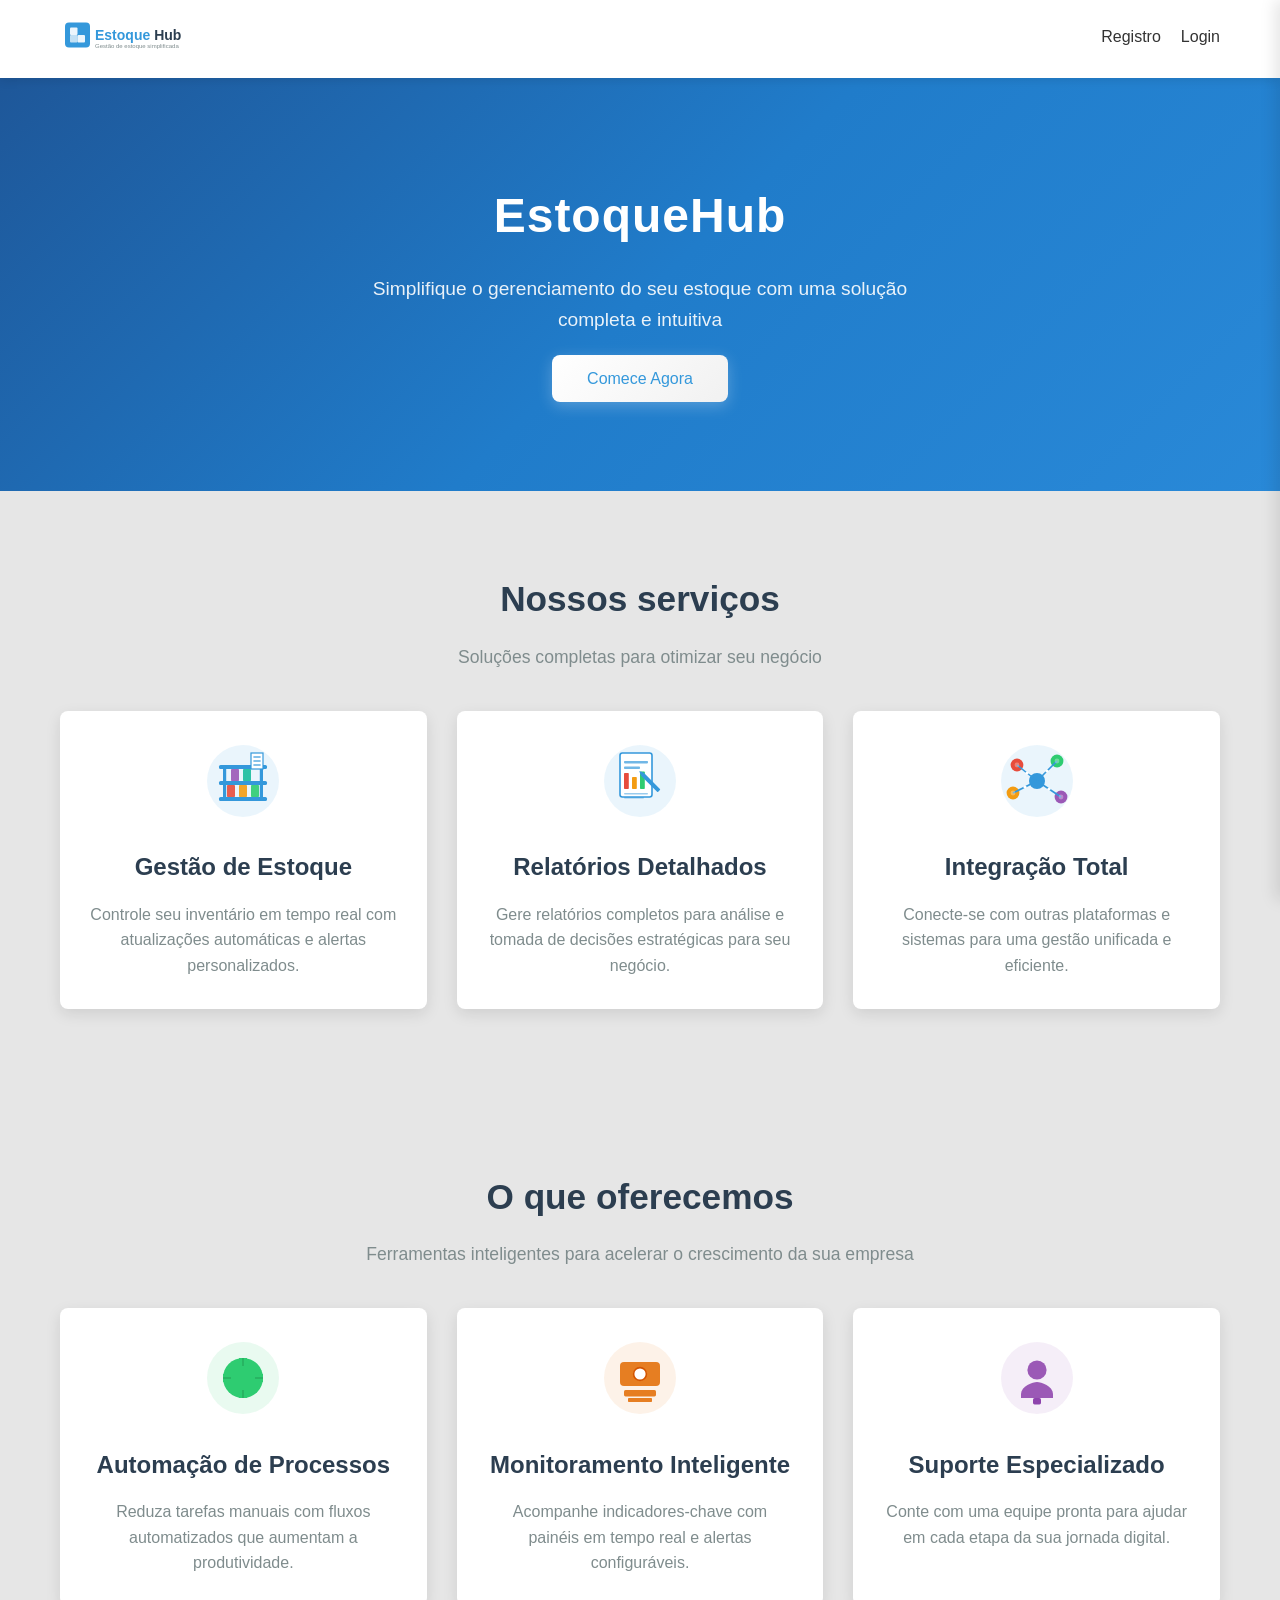
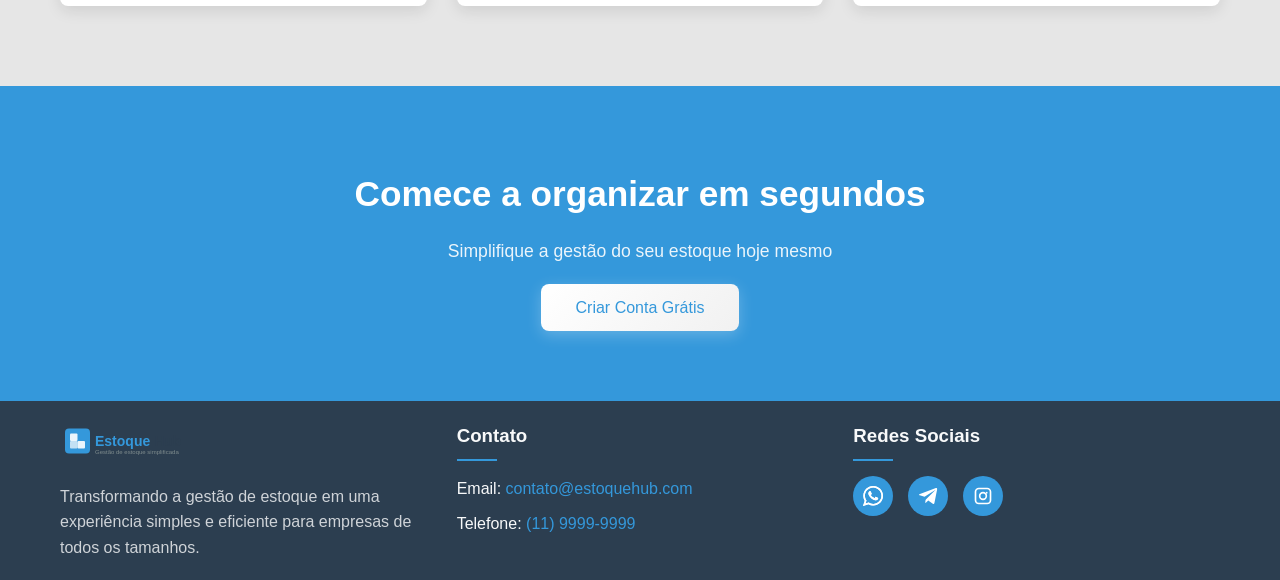
<file: pages/index.html>
<!DOCTYPE html>
<html lang="pt-br">

<head>
    <meta charset="UTF-8" />
    <meta name="viewport" content="width=device-width, initial-scale=1.0" />
    <title>EstoqueHub - Gerenciamento de Estoque Simplificado</title>
    <link rel="stylesheet" href="../assets/css/index.css" />
    <link rel="stylesheet" href="../assets/css/base.css" />
    <link rel="stylesheet" href="../assets/css/mobile-menu.css" />
    <script src="../scripts/main.js"></script>
</head>

<body>
    <header>
        <div class="container">
            <div class="logo">
                <a href="index.html">
                    <!-- Logo SVG Embutido -->
                    <svg viewBox="0 0 300 80" xmlns="http://www.w3.org/2000/svg" width="150" height="40">
                        <!-- Fundo do logo -->
                        <rect x="10" y="15" width="50" height="50" rx="8" fill="#3498db" />

                        <!-- Elementos de estoque (caixas) -->
                        <rect x="20" y="25" width="15" height="15" rx="2" fill="white" opacity="0.9" />
                        <rect x="35" y="40" width="15" height="15" rx="2" fill="white" opacity="0.9" />
                        <rect x="20" y="40" width="15" height="15" rx="2" fill="white" opacity="0.7" />

                        <!-- Nome da empresa -->
                        <text x="70" y="50" font-family="Segoe UI, sans-serif" font-size="28" font-weight="bold"
                            fill="#333333">
                            <tspan fill="#3498db">Estoque</tspan>
                            <tspan fill="#2c3e50">Hub</tspan>
                        </text>

                        <!-- Slogan opcional -->
                        <text x="70" y="65" font-family="Segoe UI, sans-serif" font-size="12" fill="#7f8c8d">Gestão de
                            estoque simplificada</text>
                    </svg>
                </a>
            </div>

            <!-- Menu para desktop -->
            <nav class="desktop-nav">
                <a href="../pages/registro.html" class="animated-link">Registro</a>
                <a href="../pages/login.html" class="animated-link">Login</a>
            </nav>

            <!-- Botão do menu mobile -->
            <button id="mobile-menu-toggle" class="hamburger-button" aria-label="Abrir menu">
                <svg width="24" height="24" viewBox="0 0 24 24" fill="none" xmlns="http://www.w3.org/2000/svg">
                    <rect y="4" width="24" height="2" fill="black" />
                    <rect y="11" width="24" height="2" fill="black" />
                    <rect y="18" width="24" height="2" fill="black" />
                </svg>

            </button>
        </div>
    </header>

    <!-- Menu lateral para mobile -->
    <div id="mobile-menu" class="mobile-menu">
        <div class="mobile-menu-header">
            <svg viewBox="0 0 300 80" xmlns="http://www.w3.org/2000/svg" width="150" height="40">
                <!-- Fundo do logo -->
                <rect x="10" y="15" width="50" height="50" rx="8" fill="#3498db" />

                <!-- Elementos de estoque (caixas) -->
                <rect x="20" y="25" width="15" height="15" rx="2" fill="white" opacity="0.9" />
                <rect x="35" y="40" width="15" height="15" rx="2" fill="white" opacity="0.9" />
                <rect x="20" y="40" width="15" height="15" rx="2" fill="white" opacity="0.7" />

                <!-- Nome da empresa -->
                <text x="70" y="50" font-family="Segoe UI, sans-serif" font-size="28" font-weight="bold" fill="#333333">
                    <tspan fill="#3498db">Estoque</tspan>
                    <tspan fill="#2c3e50">Hub</tspan>
                </text>

                <!-- Slogan opcional -->
                <text x="70" y="65" font-family="Segoe UI, sans-serif" font-size="12" fill="#7f8c8d">Gestão de
                    estoque simplificada</text>
            </svg>
            <button id="mobile-menu-close" class="close-button" aria-label="Fechar menu">
                &times;
            </button>
        </div>
        <nav class="mobile-menu-links">
            <a href="../pages/index.html">Início</a>
            <a href="../pages/registro.html">Registro</a>
            <a href="../pages/login.html">Login</a>
            <a href="#services">Serviços</a>
        </nav>
        <div class="mobile-menu-footer">
            <p>Contato: <a href="mailto:contato@estoquehub.com">contato@estoquehub.com</a></p>
            <div class="mobile-socials">
                <a href="https://wa.me/5500000000000" target="_blank" aria-label="WhatsApp">
                    <svg xmlns="http://www.w3.org/2000/svg" width="20" height="20" viewBox="0 0 90 90">
                        <path id="WhatsApp" fill="#ffffff"
                            d="M90,43.841c0,24.213-19.779,43.841-44.182,43.841c-7.747,0-15.025-1.98-21.357-5.455L0,90l7.975-23.522   c-4.023-6.606-6.34-14.354-6.34-22.637C1.635,19.628,21.416,0,45.818,0C70.223,0,90,19.628,90,43.841z M45.818,6.982   c-20.484,0-37.146,16.535-37.146,36.859c0,8.065,2.629,15.534,7.076,21.61L11.107,79.14l14.275-4.537   c5.865,3.851,12.891,6.097,20.437,6.097c20.481,0,37.146-16.533,37.146-36.857S66.301,6.982,45.818,6.982z M68.129,53.938   c-0.273-0.447-0.994-0.717-2.076-1.254c-1.084-0.537-6.41-3.138-7.4-3.495c-0.993-0.358-1.717-0.538-2.438,0.537   c-0.721,1.076-2.797,3.495-3.43,4.212c-0.632,0.719-1.263,0.809-2.347,0.271c-1.082-0.537-4.571-1.673-8.708-5.333   c-3.219-2.848-5.393-6.364-6.025-7.441c-0.631-1.075-0.066-1.656,0.475-2.191c0.488-0.482,1.084-1.255,1.625-1.882   c0.543-0.628,0.723-1.075,1.082-1.793c0.363-0.717,0.182-1.344-0.09-1.883c-0.27-0.537-2.438-5.825-3.34-7.977   c-0.902-2.15-1.803-1.792-2.436-1.792c-0.631,0-1.354-0.09-2.076-0.09c-0.722,0-1.896,0.269-2.889,1.344   c-0.992,1.076-3.789,3.676-3.789,8.963c0,5.288,3.879,10.397,4.422,11.113c0.541,0.716,7.49,11.92,18.5,16.223   C58.2,65.771,58.2,64.336,60.186,64.156c1.984-0.179,6.406-2.599,7.312-5.107C68.398,56.537,68.398,54.386,68.129,53.938z" />
                    </svg>
                </a>
                <a href="https://t.me/seucanal" target="_blank" aria-label="Telegram">
                    <svg viewBox="0 0 24 24" width="20" height="20" fill="#ffffff">
                        <path
                            d="M9.03 16.69l-.39 3.68c.56 0 .8-.24 1.09-.52l2.61-2.48 5.41 3.95c.99.55 1.69.26 1.95-.92L22.94 4.2c.33-1.5-.55-2.1-1.49-1.77L2.37 9.51c-1.43.55-1.41 1.34-.26 1.7l5.74 1.79 13.32-8.39-11.14 10.95z" />
                    </svg>
                </a>
                <a href="https://instagram.com/seuusuario" target="_blank" aria-label="Instagram">
                    <svg viewBox="0 0 24 24" width="20" height="20" fill="#ffffff">
                        <path
                            d="M7 2C4.24 2 2 4.24 2 7v10c0 2.76 2.24 5 5 5h10c2.76 0 5-2.24 5-5V7c0-2.76-2.24-5-5-5H7zm10 2a3 3 0 013 3v10a3 3 0 01-3 3H7a3 3 0 01-3-3V7a3 3 0 013-3h10zm-5 3a5 5 0 100 10 5 5 0 000-10zm0 2a3 3 0 110 6 3 3 0 010-6zm4.5-2a1 1 0 100 2 1 1 0 000-2z" />
                    </svg>
                </a>
            </div>
        </div>
    </div>

    <!-- Overlay para quando o menu mobile estiver aberto -->
    <div id="overlay" class="overlay"></div>    

    <div class="main">
        <div class="container">
            <h1>EstoqueHub</h1>
            <p>Simplifique o gerenciamento do seu estoque com uma solução completa e intuitiva</p>
            <a href="#" class="normal-button-2">Comece Agora</a>
        </div>
    </div>

    <div id="services" class="services">
        <div class="container">
            <h2>Nossos serviços</h2>
            <p>Soluções completas para otimizar seu negócio</p>

            <div class="services-grid">
                <div class="service-card">
                    <!-- Ícone de Gestão de Estoque -->
                    <svg viewBox="0 0 100 100" xmlns="http://www.w3.org/2000/svg" width="80" height="80">
                        <!-- Círculo de fundo -->
                        <circle cx="50" cy="50" r="45" fill="#3498db" opacity="0.1" />

                        <!-- Prateleira de estoque (base) -->
                        <rect x="20" y="70" width="60" height="5" rx="2" fill="#3498db" />
                        <rect x="20" y="50" width="60" height="5" rx="2" fill="#3498db" />
                        <rect x="20" y="30" width="60" height="5" rx="2" fill="#3498db" />

                        <!-- Suportes verticais -->
                        <rect x="25" y="30" width="4" height="45" rx="1" fill="#3498db" />
                        <rect x="71" y="30" width="4" height="45" rx="1" fill="#3498db" />

                        <!-- Itens nas prateleiras -->
                        <rect x="30" y="55" width="10" height="15" fill="#e74c3c" opacity="0.9" rx="1" />
                        <rect x="45" y="55" width="10" height="15" fill="#f39c12" opacity="0.9" rx="1" />
                        <rect x="60" y="55" width="10" height="15" fill="#2ecc71" opacity="0.9" rx="1" />

                        <rect x="35" y="35" width="10" height="15" fill="#9b59b6" opacity="0.9" rx="1" />
                        <rect x="50" y="35" width="10" height="15" fill="#1abc9c" opacity="0.9" rx="1" />

                        <!-- Lista de controle -->
                        <rect x="60" y="15" width="15" height="20" fill="white" stroke="#3498db" stroke-width="1.5" />
                        <line x1="63" y1="20" x2="72" y2="20" stroke="#3498db" stroke-width="1.5" />
                        <line x1="63" y1="25" x2="72" y2="25" stroke="#3498db" stroke-width="1.5" />
                        <line x1="63" y1="30" x2="72" y2="30" stroke="#3498db" stroke-width="1.5" />
                    </svg>
                    <h3>Gestão de Estoque</h3>
                    <p>Controle seu inventário em tempo real com atualizações automáticas e alertas personalizados.</p>
                </div>
                <div class="service-card">
                    <!-- Ícone de Relatórios -->
                    <svg viewBox="0 0 100 100" xmlns="http://www.w3.org/2000/svg" width="80" height="80">
                        <!-- Círculo de fundo -->
                        <circle cx="50" cy="50" r="45" fill="#3498db" opacity="0.1" />

                        <!-- Documento de relatório -->
                        <rect x="25" y="15" width="40" height="55" fill="white" stroke="#3498db" stroke-width="2"
                            rx="3" />
                        <rect x="30" y="25" width="30" height="3" fill="#3498db" opacity="0.7" rx="1" />
                        <rect x="30" y="32" width="20" height="3" fill="#3498db" opacity="0.7" rx="1" />

                        <!-- Gráfico de barras -->
                        <rect x="30" y="40" width="6" height="20" fill="#e74c3c" rx="1" />
                        <rect x="40" y="45" width="6" height="15" fill="#f39c12" rx="1" />
                        <rect x="50" y="38" width="6" height="22" fill="#2ecc71" rx="1" />

                        <!-- Detalhes do relatório -->
                        <rect x="30" y="65" width="30" height="2" fill="#3498db" opacity="0.5" rx="1" />
                        <rect x="30" y="70" width="25" height="2" fill="#3498db" opacity="0.5" rx="1" />

                        <!-- Lápis/caneta -->
                        <g transform="rotate(-45, 65, 50)">
                            <rect x="60" y="35" width="5" height="30" fill="#3498db" rx="1" />
                            <polygon points="60,35 65,35 62.5,30" fill="#3498db" />
                        </g>
                    </svg>
                    <h3>Relatórios Detalhados</h3>
                    <p>Gere relatórios completos para análise e tomada de decisões estratégicas para seu negócio.</p>
                </div>
                <div class="service-card">
                    <!-- Ícone de Integração -->
                    <svg viewBox="0 0 100 100" xmlns="http://www.w3.org/2000/svg" width="80" height="80">
                        <!-- Círculo de fundo -->
                        <circle cx="50" cy="50" r="45" fill="#3498db" opacity="0.1" />

                        <!-- Nó central -->
                        <circle cx="50" cy="50" r="10" fill="#3498db" />

                        <!-- Nós conectados -->
                        <circle cx="25" cy="30" r="8" fill="#e74c3c" />
                        <circle cx="20" cy="65" r="8" fill="#f39c12" />
                        <circle cx="75" cy="25" r="8" fill="#2ecc71" />
                        <circle cx="80" cy="70" r="8" fill="#9b59b6" />

                        <!-- Linhas de conexão -->
                        <line x1="50" y1="50" x2="25" y2="30" stroke="#3498db" stroke-width="2" />
                        <line x1="50" y1="50" x2="20" y2="65" stroke="#3498db" stroke-width="2" />
                        <line x1="50" y1="50" x2="75" y2="25" stroke="#3498db" stroke-width="2" />
                        <line x1="50" y1="50" x2="80" y2="70" stroke="#3498db" stroke-width="2" />

                        <!-- Símbolos de conexão -->
                        <circle cx="37.5" cy="40" r="2" fill="white" />
                        <circle cx="35" cy="57.5" r="2" fill="white" />
                        <circle cx="62.5" cy="37.5" r="2" fill="white" />
                        <circle cx="65" cy="60" r="2" fill="white" />

                        <!-- Pequenos detalhes nos nós -->
                        <circle cx="25" cy="30" r="3" fill="white" opacity="0.3" />
                        <circle cx="20" cy="65" r="3" fill="white" opacity="0.3" />
                        <circle cx="75" cy="25" r="3" fill="white" opacity="0.3" />
                        <circle cx="80" cy="70" r="3" fill="white" opacity="0.3" />
                    </svg>
                    <h3>Integração Total</h3>
                    <p>Conecte-se com outras plataformas e sistemas para uma gestão unificada e eficiente.</p>
                </div>
            </div>
        </div>
    </div>

    <div id="offerings" class="services">
        <div class="container">
            <h2>O que oferecemos</h2>
            <p>Ferramentas inteligentes para acelerar o crescimento da sua empresa</p>

            <div class="services-grid">
                <div class="service-card">
                    <!-- Ícone de Automação -->
                    <svg viewBox="0 0 100 100" xmlns="http://www.w3.org/2000/svg" width="80" height="80">
                        <circle cx="50" cy="50" r="45" fill="#2ecc71" opacity="0.1" />
                        <circle cx="50" cy="50" r="25" fill="#2ecc71" />
                        <rect x="45" y="25" width="10" height="10" fill="#2ecc71" />
                        <rect x="45" y="65" width="10" height="10" fill="#2ecc71" />
                        <rect x="25" y="45" width="10" height="10" fill="#2ecc71" />
                        <rect x="65" y="45" width="10" height="10" fill="#2ecc71" />
                        <line x1="50" y1="25" x2="50" y2="35" stroke="#27ae60" stroke-width="2" />
                        <line x1="50" y1="65" x2="50" y2="75" stroke="#27ae60" stroke-width="2" />
                        <line x1="25" y1="50" x2="35" y2="50" stroke="#27ae60" stroke-width="2" />
                        <line x1="65" y1="50" x2="75" y2="50" stroke="#27ae60" stroke-width="2" />
                    </svg>
                    <h3>Automação de Processos</h3>
                    <p>Reduza tarefas manuais com fluxos automatizados que aumentam a produtividade.</p>
                </div>
                <div class="service-card">
                    <!-- Ícone de Monitoramento -->
                    <svg viewBox="0 0 100 100" xmlns="http://www.w3.org/2000/svg" width="80" height="80">
                        <circle cx="50" cy="50" r="45" fill="#e67e22" opacity="0.1" />
                        <rect x="25" y="30" width="50" height="30" fill="#e67e22" rx="5" />
                        <circle cx="50" cy="45" r="8" fill="white" stroke="#d35400" stroke-width="2" />
                        <rect x="30" y="65" width="40" height="8" fill="#e67e22" rx="2" />
                        <rect x="35" y="75" width="30" height="5" fill="#e67e22" rx="1" />
                    </svg>
                    <h3>Monitoramento Inteligente</h3>
                    <p>Acompanhe indicadores-chave com painéis em tempo real e alertas configuráveis.</p>
                </div>
                <div class="service-card">
                    <!-- Ícone de Suporte -->
                    <svg viewBox="0 0 100 100" xmlns="http://www.w3.org/2000/svg" width="80" height="80">
                        <circle cx="50" cy="50" r="45" fill="#9b59b6" opacity="0.1" />
                        <circle cx="50" cy="40" r="12" fill="#9b59b6" />
                        <path d="M30 70c0-10 15-15 20-15s20 5 20 15v5H30z" fill="#9b59b6" />
                        <rect x="45" y="75" width="10" height="8" fill="#8e44ad" rx="2" />
                    </svg>
                    <h3>Suporte Especializado</h3>
                    <p>Conte com uma equipe pronta para ajudar em cada etapa da sua jornada digital.</p>
                </div>
            </div>
        </div>
    </div>

    <div class="cta">
        <div class="container">
            <h2>Comece a organizar em segundos</h2>
            <p>Simplifique a gestão do seu estoque hoje mesmo</p>
            <a href="./pages/registro.html" class="normal-button-2">Criar Conta Grátis</a>
        </div>
    </div>

    <footer>
        <div class="container">
            <div class="footer-info">
                <div class="logo">
                    <a href="index.html">
                        <!-- Logo SVG Embutido -->
                        <svg viewBox="0 0 300 80" xmlns="http://www.w3.org/2000/svg" width="150" height="40">
                            <!-- Fundo do logo -->
                            <rect x="10" y="15" width="50" height="50" rx="8" fill="#3498db" />

                            <!-- Elementos de estoque (caixas) -->
                            <rect x="20" y="25" width="15" height="15" rx="2" fill="white" opacity="0.9" />
                            <rect x="35" y="40" width="15" height="15" rx="2" fill="white" opacity="0.9" />
                            <rect x="20" y="40" width="15" height="15" rx="2" fill="white" opacity="0.7" />

                            <!-- Nome da empresa -->
                            <text x="70" y="50" font-family="Segoe UI, sans-serif" font-size="28" font-weight="bold"
                                fill="#333333">
                                <tspan fill="#3498db">Estoque</tspan>
                                <tspan fill="#2c3e50">Hub</tspan>
                            </text>

                            <!-- Slogan opcional -->
                            <text x="70" y="65" font-family="Segoe UI, sans-serif" font-size="12" fill="#7f8c8d">Gestão
                                de
                                estoque simplificada</text>
                        </svg>
                    </a>
                </div>
                <p>Transformando a gestão de estoque em uma experiência simples e eficiente para empresas de todos os
                    tamanhos.</p>
            </div>

            <div class="footer-contact">
                <h3>Contato</h3>
                <p>Email: <a href="mailto:contato@estoquehub.com" class="contact-link">contato@estoquehub.com</a></p>
                <p>Telefone: <a href="tel:+551199999999" class="contact-link">(11) 9999-9999</a></p>
            </div>

            <div class="footer-social">
                <h3>Redes Sociais</h3>
                <div class="socials">
                    <!-- Ícone WhatsApp minimalista -->
                    <a href="https://wa.me/5500000000000" class="social-icon" target="_blank" aria-label="WhatsApp">
                        <svg xmlns="http://www.w3.org/2000/svg" xmlns:xlink="http://www.w3.org/1999/xlink" version="1.1"
                            id="Capa_1" x="0px" y="0px" width="90px" height="90px" viewBox="0 0 90 90"
                            style="enable-background:new 0 0 90 90;" xml:space="preserve">
                            <g>
                                <path id="WhatsApp"
                                    d="M90,43.841c0,24.213-19.779,43.841-44.182,43.841c-7.747,0-15.025-1.98-21.357-5.455L0,90l7.975-23.522   c-4.023-6.606-6.34-14.354-6.34-22.637C1.635,19.628,21.416,0,45.818,0C70.223,0,90,19.628,90,43.841z M45.818,6.982   c-20.484,0-37.146,16.535-37.146,36.859c0,8.065,2.629,15.534,7.076,21.61L11.107,79.14l14.275-4.537   c5.865,3.851,12.891,6.097,20.437,6.097c20.481,0,37.146-16.533,37.146-36.857S66.301,6.982,45.818,6.982z M68.129,53.938   c-0.273-0.447-0.994-0.717-2.076-1.254c-1.084-0.537-6.41-3.138-7.4-3.495c-0.993-0.358-1.717-0.538-2.438,0.537   c-0.721,1.076-2.797,3.495-3.43,4.212c-0.632,0.719-1.263,0.809-2.347,0.271c-1.082-0.537-4.571-1.673-8.708-5.333   c-3.219-2.848-5.393-6.364-6.025-7.441c-0.631-1.075-0.066-1.656,0.475-2.191c0.488-0.482,1.084-1.255,1.625-1.882   c0.543-0.628,0.723-1.075,1.082-1.793c0.363-0.717,0.182-1.344-0.09-1.883c-0.27-0.537-2.438-5.825-3.34-7.977   c-0.902-2.15-1.803-1.792-2.436-1.792c-0.631,0-1.354-0.09-2.076-0.09c-0.722,0-1.896,0.269-2.889,1.344   c-0.992,1.076-3.789,3.676-3.789,8.963c0,5.288,3.879,10.397,4.422,11.113c0.541,0.716,7.49,11.92,18.5,16.223   C58.2,65.771,58.2,64.336,60.186,64.156c1.984-0.179,6.406-2.599,7.312-5.107C68.398,56.537,68.398,54.386,68.129,53.938z" />
                            </g>
                            <g>
                            </g>
                            <g>
                            </g>
                            <g>
                            </g>
                            <g>
                            </g>
                            <g>
                            </g>
                            <g>
                            </g>
                            <g>
                            </g>
                            <g>
                            </g>
                            <g>
                            </g>
                            <g>
                            </g>
                            <g>
                            </g>
                            <g>
                            </g>
                            <g>
                            </g>
                            <g>
                            </g>
                            <g>
                            </g>
                            <svg xmlns="http://www.w3.org/2000/svg" xmlns:xlink="http://www.w3.org/1999/xlink"
                                version="1.1" id="Capa_1" x="0px" y="0px" width="90px" height="90px" viewBox="0 0 90 90"
                                style="enable-background:new 0 0 90 90;" xml:space="preserve">
                                <g>
                                    <path id="WhatsApp"
                                        d="M90,43.841c0,24.213-19.779,43.841-44.182,43.841c-7.747,0-15.025-1.98-21.357-5.455L0,90l7.975-23.522   c-4.023-6.606-6.34-14.354-6.34-22.637C1.635,19.628,21.416,0,45.818,0C70.223,0,90,19.628,90,43.841z M45.818,6.982   c-20.484,0-37.146,16.535-37.146,36.859c0,8.065,2.629,15.534,7.076,21.61L11.107,79.14l14.275-4.537   c5.865,3.851,12.891,6.097,20.437,6.097c20.481,0,37.146-16.533,37.146-36.857S66.301,6.982,45.818,6.982z M68.129,53.938   c-0.273-0.447-0.994-0.717-2.076-1.254c-1.084-0.537-6.41-3.138-7.4-3.495c-0.993-0.358-1.717-0.538-2.438,0.537   c-0.721,1.076-2.797,3.495-3.43,4.212c-0.632,0.719-1.263,0.809-2.347,0.271c-1.082-0.537-4.571-1.673-8.708-5.333   c-3.219-2.848-5.393-6.364-6.025-7.441c-0.631-1.075-0.066-1.656,0.475-2.191c0.488-0.482,1.084-1.255,1.625-1.882   c0.543-0.628,0.723-1.075,1.082-1.793c0.363-0.717,0.182-1.344-0.09-1.883c-0.27-0.537-2.438-5.825-3.34-7.977   c-0.902-2.15-1.803-1.792-2.436-1.792c-0.631,0-1.354-0.09-2.076-0.09c-0.722,0-1.896,0.269-2.889,1.344   c-0.992,1.076-3.789,3.676-3.789,8.963c0,5.288,3.879,10.397,4.422,11.113c0.541,0.716,7.49,11.92,18.5,16.223   C58.2,65.771,58.2,64.336,60.186,64.156c1.984-0.179,6.406-2.599,7.312-5.107C68.398,56.537,68.398,54.386,68.129,53.938z" />
                                </g>
                                <g>
                                </g>
                                <g>
                                </g>
                                <g>
                                </g>
                                <g>
                                </g>
                                <g>
                                </g>
                                <g>
                                </g>
                                <g>
                                </g>
                                <g>
                                </g>
                                <g>
                                </g>
                                <g>
                                </g>
                                <g>
                                </g>
                                <g>
                                </g>
                                <g>
                                </g>
                                <g>
                                </g>
                                <g>
                                </g>
                            </svg>
                        </svg>
                    </a>
                    <!-- Ícone Telegram minimalista -->
                    <a href="https://t.me/seucanal" class="social-icon" target="_blank" aria-label="Telegram">
                        <svg viewBox="0 0 24 24" width="24" height="24" fill="#f8f9fa">
                            <path
                                d="M9.03 16.69l-.39 3.68c.56 0 .8-.24 1.09-.52l2.61-2.48 5.41 3.95c.99.55 1.69.26 1.95-.92L22.94 4.2c.33-1.5-.55-2.1-1.49-1.77L2.37 9.51c-1.43.55-1.41 1.34-.26 1.7l5.74 1.79 13.32-8.39-11.14 10.95z" />
                        </svg>
                    </a>
                    <!-- Ícone Instagram minimalista -->
                    <a href="https://instagram.com/seuusuario" class="social-icon" target="_blank"
                        aria-label="Instagram">
                        <svg viewBox="0 0 24 24" width="24" height="24" fill="#f8f9fa">
                            <path
                                d="M7 2C4.24 2 2 4.24 2 7v10c0 2.76 2.24 5 5 5h10c2.76 0 5-2.24 5-5V7c0-2.76-2.24-5-5-5H7zm10 2a3 3 0 013 3v10a3 3 0 01-3 3H7a3 3 0 01-3-3V7a3 3 0 013-3h10zm-5 3a5 5 0 100 10 5 5 0 000-10zm0 2a3 3 0 110 6 3 3 0 010-6zm4.5-2a1 1 0 100 2 1 1 0 000-2z" />
                        </svg>
                    </a>
                </div>
            </div>
        </div>
    </footer>
</body>
</file>
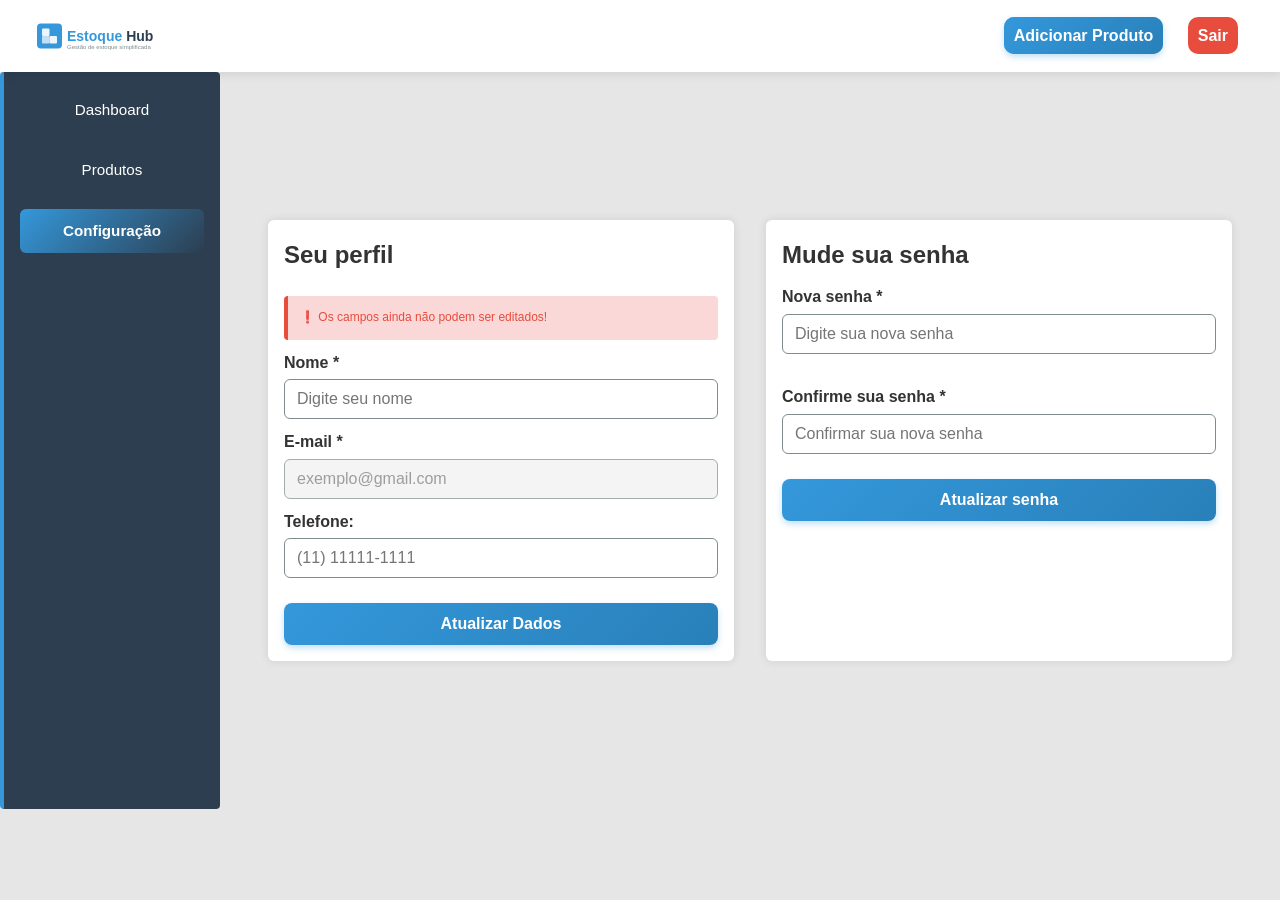
<file: pages/dashboardConfig.html>
<!DOCTYPE html>
<html lang="pt-BR">

<head>
    <meta charset="UTF-8" />
    <meta name="viewport" content="width=device-width, initial-scale=1.0" />
    <title>Configuração - EstoqueHub</title>
    <link rel="stylesheet" href="../assets/css/base.css" />
    <link rel="stylesheet" href="../assets/css/dashboardConfig.css" />
    <link rel="stylesheet" href="../assets/css/mobile-menu.css">
    <script src="../scripts/main.js"></script>
</head>

<body>
    <header class="header">
        <div class="logo-container">
            <a href="index.html" class="logo">
                <svg viewBox="0 0 300 80" xmlns="http://www.w3.org/2000/svg" width="150" height="40">
                    <!-- Fundo do logo -->
                    <rect x="10" y="15" width="50" height="50" rx="8" fill="#3498db" />

                    <!-- Elementos de estoque (caixas) -->
                    <rect x="20" y="25" width="15" height="15" rx="2" fill="white" opacity="0.9" />
                    <rect x="35" y="40" width="15" height="15" rx="2" fill="white" opacity="0.9" />
                    <rect x="20" y="40" width="15" height="15" rx="2" fill="white" opacity="0.7" />

                    <!-- Nome da empresa -->
                    <text x="70" y="50" font-family="Segoe UI, sans-serif" font-size="28" font-weight="bold"
                        fill="#333333">
                        <tspan fill="#3498db">Estoque</tspan>
                        <tspan fill="#2c3e50">Hub</tspan>
                    </text>

                    <!-- Slogan opcional -->
                    <text x="70" y="65" font-family="Segoe UI, sans-serif" font-size="12" fill="#7f8c8d">Gestão de
                        estoque simplificada</text>
                </svg>
            </a>
        </div>
        <nav class="menu-desk">
            <a class="normal-button" href="#">Adicionar Produto</a>
            <a href="#" class="">Sair</a>
        </nav>

        <!-- Botão do menu mobile -->
        <button id="mobile-menu-toggle" class="hamburger-button" aria-label="Abrir menu">
            <svg width="24" height="24" viewBox="0 0 24 24" fill="none" xmlns="http://www.w3.org/2000/svg">
                <rect y="4" width="24" height="2" fill="black" />
                <rect y="11" width="24" height="2" fill="black" />
                <rect y="18" width="24" height="2" fill="black" />
            </svg>
        </button>
    </header>

    <!-- Menu lateral para mobile -->
    <div id="mobile-menu" class="mobile-menu">
        <div class="mobile-menu-header">
            <svg viewBox="0 0 300 80" xmlns="http://www.w3.org/2000/svg" width="150" height="40">
                <!-- Fundo do logo -->
                <rect x="10" y="15" width="50" height="50" rx="8" fill="#3498db" />

                <!-- Elementos de estoque (caixas) -->
                <rect x="20" y="25" width="15" height="15" rx="2" fill="white" opacity="0.9" />
                <rect x="35" y="40" width="15" height="15" rx="2" fill="white" opacity="0.9" />
                <rect x="20" y="40" width="15" height="15" rx="2" fill="white" opacity="0.7" />

                <!-- Nome da empresa -->
                <text x="70" y="50" font-family="Segoe UI, sans-serif" font-size="28" font-weight="bold" fill="#333333">
                    <tspan fill="#3498db">Estoque</tspan>
                    <tspan fill="#2c3e50">Hub</tspan>
                </text>

                <!-- Slogan opcional -->
                <text x="70" y="65" font-family="Segoe UI, sans-serif" font-size="12" fill="#7f8c8d">Gestão de
                    estoque simplificada</text>
            </svg>
            <button id="mobile-menu-close" class="close-button" aria-label="Fechar menu">&times;</button>
        </div>
        <nav class="mobile-menu-links">
            <a href="#services" class="active">Serviços</a>
            <a href="#" class="active">Adicionar Produto</a> <!-- NOVO -->
            <a href="#" class="active">Sair</a> <!-- NOVO -->
        </nav>
        <div class="mobile-menu-footer">
            <p>Contato: <a href="mailto:contato@estoquehub.com">contato@estoquehub.com</a></p>
            <div class="mobile-socials">
                <a href="https://wa.me/5500000000000" target="_blank" aria-label="WhatsApp">
                    <svg xmlns="http://www.w3.org/2000/svg" width="20" height="20" viewBox="0 0 90 90">
                        <path id="WhatsApp" fill="#ffffff"
                            d="M90,43.841c0,24.213-19.779,43.841-44.182,43.841c-7.747,0-15.025-1.98-21.357-5.455L0,90l7.975-23.522   c-4.023-6.606-6.34-14.354-6.34-22.637C1.635,19.628,21.416,0,45.818,0C70.223,0,90,19.628,90,43.841z M45.818,6.982   c-20.484,0-37.146,16.535-37.146,36.859c0,8.065,2.629,15.534,7.076,21.61L11.107,79.14l14.275-4.537   c5.865,3.851,12.891,6.097,20.437,6.097c20.481,0,37.146-16.533,37.146-36.857S66.301,6.982,45.818,6.982z M68.129,53.938   c-0.273-0.447-0.994-0.717-2.076-1.254c-1.084-0.537-6.41-3.138-7.4-3.495c-0.993-0.358-1.717-0.538-2.438,0.537   c-0.721,1.076-2.797,3.495-3.43,4.212c-0.632,0.719-1.263,0.809-2.347,0.271c-1.082-0.537-4.571-1.673-8.708-5.333   c-3.219-2.848-5.393-6.364-6.025-7.441c-0.631-1.075-0.066-1.656,0.475-2.191c0.488-0.482,1.084-1.255,1.625-1.882   c0.543-0.628,0.723-1.075,1.082-1.793c0.363-0.717,0.182-1.344-0.09-1.883c-0.27-0.537-2.438-5.825-3.34-7.977   c-0.902-2.15-1.803-1.792-2.436-1.792c-0.631,0-1.354-0.09-2.076-0.09c-0.722,0-1.896,0.269-2.889,1.344   c-0.992,1.076-3.789,3.676-3.789,8.963c0,5.288,3.879,10.397,4.422,11.113c0.541,0.716,7.49,11.92,18.5,16.223   C58.2,65.771,58.2,64.336,60.186,64.156c1.984-0.179,6.406-2.599,7.312-5.107C68.398,56.537,68.398,54.386,68.129,53.938z" />
                    </svg>
                </a>
                <a href="https://t.me/seucanal" target="_blank" aria-label="Telegram">
                    <svg viewBox="0 0 24 24" width="20" height="20" fill="#ffffff">
                        <path
                            d="M9.03 16.69l-.39 3.68c.56 0 .8-.24 1.09-.52l2.61-2.48 5.41 3.95c.99.55 1.69.26 1.95-.92L22.94 4.2c.33-1.5-.55-2.1-1.49-1.77L2.37 9.51c-1.43.55-1.41 1.34-.26 1.7l5.74 1.79 13.32-8.39-11.14 10.95z" />
                    </svg>
                </a>
                <a href="https://instagram.com/seuusuario" target="_blank" aria-label="Instagram">
                    <svg viewBox="0 0 24 24" width="20" height="20" fill="#ffffff">
                        <path
                            d="M7 2C4.24 2 2 4.24 2 7v10c0 2.76 2.24 5 5 5h10c2.76 0 5-2.24 5-5V7c0-2.76-2.24-5-5-5H7zm10 2a3 3 0 013 3v10a3 3 0 01-3 3H7a3 3 0 01-3-3V7a3 3 0 013-3h10zm-5 3a5 5 0 100 10 5 5 0 000-10zm0 2a3 3 0 110 6 3 3 0 010-6zm4.5-2a1 1 0 100 2 1 1 0 000-2z" />
                    </svg>
                </a>
            </div>
        </div>
    </div>

    <div id="overlay" class="overlay"></div>

    <!-- Estrutura de layout consistente com o dashboardIndex -->
    <div class="layout">
        <!-- Aside com menu de navegação (igual ao index) -->
        <aside class="aside">
            <nav>
                <ul>
                    <li><a href="#">Dashboard</a></li>
                    <li><a href="#">Produtos</a></li>
                    <li><a class="active" href="#">Configuração</a></li>
                </ul>
            </nav>
        </aside>

        <!-- Conteúdo principal -->
        <main class="main-content">
            <!-- Formulários de configuração -->
            <div class="form-container">
                <form class="geral-form">
                    <h2>Seu perfil</h2>
                    <aside class="obrigatorio-alerta">
                        &#10071; Os campos ainda não podem ser editados!
                    </aside>
                    <div class="form-group full-width">
                        <label for="nome">Nome *</label>
                        <input type="name" id="name" name="nome" required placeholder="Digite seu nome" />
                    </div>

                    <div class="form-group full-width">
                        <label for="email">E-mail *</label>
                        <input type="email" id="email" name="email" required placeholder="exemplo@gmail.com" readonly
                            class="campo-readonly" />
                    </div>

                    <div class="form-group full-width">
                        <label for="telefone">Telefone:</label>
                        <input type="tel" id="telefone" name="telefone" placeholder="(11) 11111-1111" maxlength="15"
                            required/>
                    </div>

                    <button type="submit" class="normal-button perfil-button">Atualizar Dados</button>
                </form>

                <form class="geral-form">
                    <h2>Mude sua senha</h2>
                    <div class="form-group-senha">
                        <div class="form-group full-width">
                            <label for="senha">Nova senha *</label>
                            <input type="password" id="senha" name="senha" required
                                placeholder="Digite sua nova senha" />
                        </div>

                        <div class="form-group full-width">
                            <label for="senha">Confirme sua senha *</label>
                            <input type="password" id="confirmar-senha" name="confirmar-senha" required
                                placeholder="Confirmar sua nova senha" />
                        </div>
                    </div>

                    <button type="submit" class="normal-button perfil-button">Atualizar senha</button>
                </form>
            </div>
        </main>
    </div>
</body>

</html>
</file>
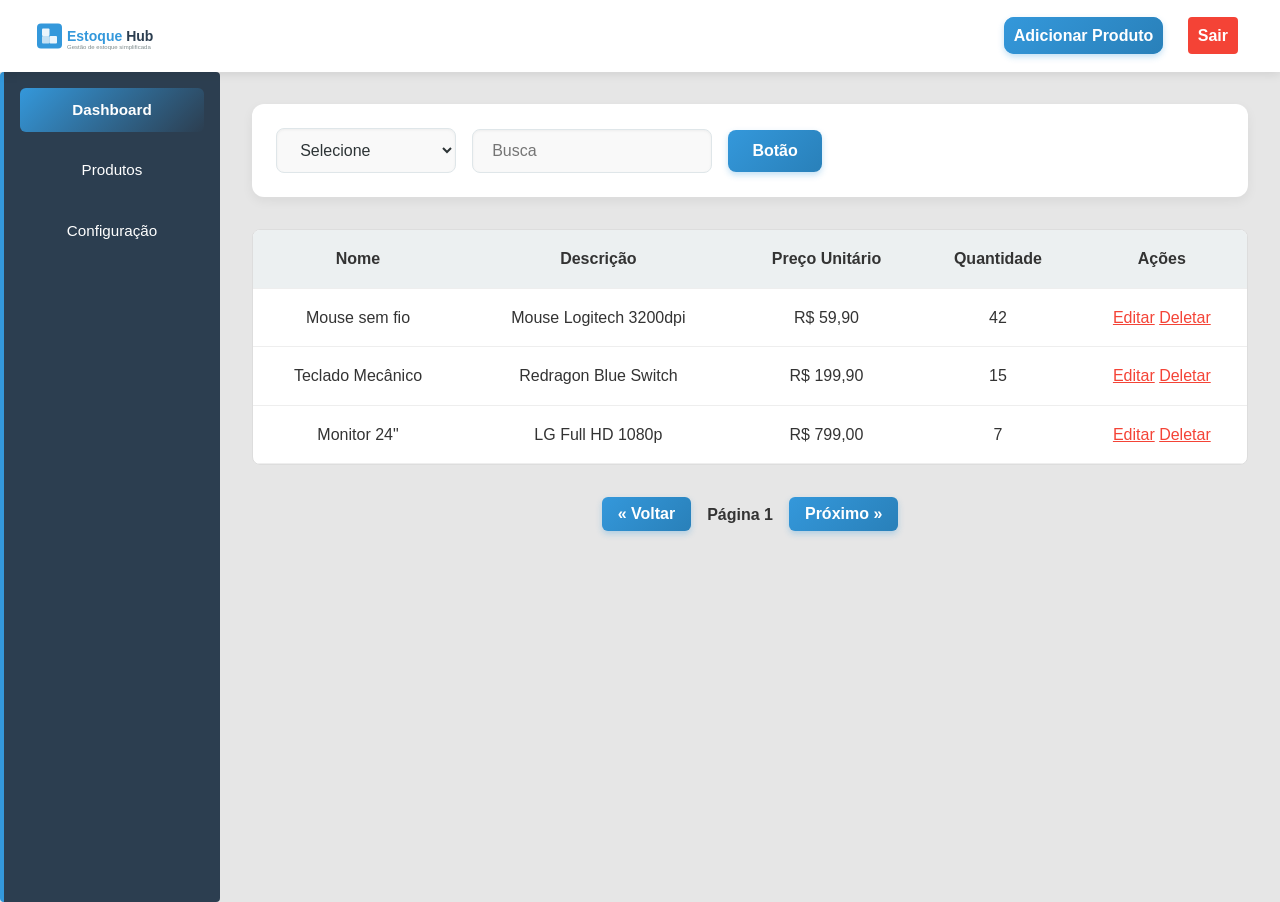
<file: pages/dashboardIndex.html>
<!DOCTYPE html>
<html lang="pt-BR">

<head>
    <meta charset="UTF-8" />
    <meta name="viewport" content="width=device-width, initial-scale=1.0" />
    <title>Dashboard - EstoqueHub</title>
    <link rel="stylesheet" href="../assets/css/base.css" />
    <link rel="stylesheet" href="../assets/css/dashboardIndex.css">
    <script src="../scripts/main.js"></script>
    <link rel="stylesheet" href="../assets/css/mobile-menu.css">
</head>

<body>
    <!-- Dentro do header -->
    <header class="header">
        <div class="logo-container">
            <a href="index.html" class="logo">
                <svg viewBox="0 0 300 80" xmlns="http://www.w3.org/2000/svg" width="150" height="40">
                    <!-- Fundo do logo -->
                    <rect x="10" y="15" width="50" height="50" rx="8" fill="#3498db" />

                    <!-- Elementos de estoque (caixas) -->
                    <rect x="20" y="25" width="15" height="15" rx="2" fill="white" opacity="0.9" />
                    <rect x="35" y="40" width="15" height="15" rx="2" fill="white" opacity="0.9" />
                    <rect x="20" y="40" width="15" height="15" rx="2" fill="white" opacity="0.7" />

                    <!-- Nome da empresa -->
                    <text x="70" y="50" font-family="Segoe UI, sans-serif" font-size="28" font-weight="bold"
                        fill="#333333">
                        <tspan fill="#3498db">Estoque</tspan>
                        <tspan fill="#2c3e50">Hub</tspan>
                    </text>

                    <!-- Slogan opcional -->
                    <text x="70" y="65" font-family="Segoe UI, sans-serif" font-size="12" fill="#7f8c8d">Gestão de
                        estoque simplificada</text>
                </svg>
            </a>
        </div>
        <nav class="menu-desk">
            <a class="normal-button" href="#">Adicionar Produto</a>
            <a href="#" class="">Sair</a>
        </nav>

        <!-- Botão do menu mobile -->
        <button id="mobile-menu-toggle" class="hamburger-button" aria-label="Abrir menu">
            <svg width="24" height="24" viewBox="0 0 24 24" fill="none" xmlns="http://www.w3.org/2000/svg">
                <rect y="4" width="24" height="2" fill="black" />
                <rect y="11" width="24" height="2" fill="black" />
                <rect y="18" width="24" height="2" fill="black" />
            </svg>
        </button>
    </header>



    <!-- Menu lateral para mobile -->
    <div id="mobile-menu" class="mobile-menu">
        <div class="mobile-menu-header">
            <svg viewBox="0 0 300 80" xmlns="http://www.w3.org/2000/svg" width="150" height="40">
                <!-- Fundo do logo -->
                <rect x="10" y="15" width="50" height="50" rx="8" fill="#3498db" />

                <!-- Elementos de estoque (caixas) -->
                <rect x="20" y="25" width="15" height="15" rx="2" fill="white" opacity="0.9" />
                <rect x="35" y="40" width="15" height="15" rx="2" fill="white" opacity="0.9" />
                <rect x="20" y="40" width="15" height="15" rx="2" fill="white" opacity="0.7" />

                <!-- Nome da empresa -->
                <text x="70" y="50" font-family="Segoe UI, sans-serif" font-size="28" font-weight="bold" fill="#333333">
                    <tspan fill="#3498db">Estoque</tspan>
                    <tspan fill="#2c3e50">Hub</tspan>
                </text>

                <!-- Slogan opcional -->
                <text x="70" y="65" font-family="Segoe UI, sans-serif" font-size="12" fill="#7f8c8d">Gestão de
                    estoque simplificada</text>
            </svg>
            <button id="mobile-menu-close" class="close-button" aria-label="Fechar menu">&times;</button>
        </div>
        <nav class="mobile-menu-links">
            <a href="#services" class="active">Serviços</a>
            <a href="#" class="active">Adicionar Produto</a> <!-- NOVO -->
            <a href="#" class="active">Sair</a> <!-- NOVO -->
        </nav>
        <div class="mobile-menu-footer">
            <p>Contato: <a href="mailto:contato@estoquehub.com">contato@estoquehub.com</a></p>
            <div class="mobile-socials">
                <a href="https://wa.me/5500000000000" target="_blank" aria-label="WhatsApp">
                    <svg xmlns="http://www.w3.org/2000/svg" width="20" height="20" viewBox="0 0 90 90">
                        <path id="WhatsApp" fill="#ffffff"
                            d="M90,43.841c0,24.213-19.779,43.841-44.182,43.841c-7.747,0-15.025-1.98-21.357-5.455L0,90l7.975-23.522   c-4.023-6.606-6.34-14.354-6.34-22.637C1.635,19.628,21.416,0,45.818,0C70.223,0,90,19.628,90,43.841z M45.818,6.982   c-20.484,0-37.146,16.535-37.146,36.859c0,8.065,2.629,15.534,7.076,21.61L11.107,79.14l14.275-4.537   c5.865,3.851,12.891,6.097,20.437,6.097c20.481,0,37.146-16.533,37.146-36.857S66.301,6.982,45.818,6.982z M68.129,53.938   c-0.273-0.447-0.994-0.717-2.076-1.254c-1.084-0.537-6.41-3.138-7.4-3.495c-0.993-0.358-1.717-0.538-2.438,0.537   c-0.721,1.076-2.797,3.495-3.43,4.212c-0.632,0.719-1.263,0.809-2.347,0.271c-1.082-0.537-4.571-1.673-8.708-5.333   c-3.219-2.848-5.393-6.364-6.025-7.441c-0.631-1.075-0.066-1.656,0.475-2.191c0.488-0.482,1.084-1.255,1.625-1.882   c0.543-0.628,0.723-1.075,1.082-1.793c0.363-0.717,0.182-1.344-0.09-1.883c-0.27-0.537-2.438-5.825-3.34-7.977   c-0.902-2.15-1.803-1.792-2.436-1.792c-0.631,0-1.354-0.09-2.076-0.09c-0.722,0-1.896,0.269-2.889,1.344   c-0.992,1.076-3.789,3.676-3.789,8.963c0,5.288,3.879,10.397,4.422,11.113c0.541,0.716,7.49,11.92,18.5,16.223   C58.2,65.771,58.2,64.336,60.186,64.156c1.984-0.179,6.406-2.599,7.312-5.107C68.398,56.537,68.398,54.386,68.129,53.938z" />
                    </svg>
                </a>
                <a href="https://t.me/seucanal" target="_blank" aria-label="Telegram">
                    <svg viewBox="0 0 24 24" width="20" height="20" fill="#ffffff">
                        <path
                            d="M9.03 16.69l-.39 3.68c.56 0 .8-.24 1.09-.52l2.61-2.48 5.41 3.95c.99.55 1.69.26 1.95-.92L22.94 4.2c.33-1.5-.55-2.1-1.49-1.77L2.37 9.51c-1.43.55-1.41 1.34-.26 1.7l5.74 1.79 13.32-8.39-11.14 10.95z" />
                    </svg>
                </a>
                <a href="https://instagram.com/seuusuario" target="_blank" aria-label="Instagram">
                    <svg viewBox="0 0 24 24" width="20" height="20" fill="#ffffff">
                        <path
                            d="M7 2C4.24 2 2 4.24 2 7v10c0 2.76 2.24 5 5 5h10c2.76 0 5-2.24 5-5V7c0-2.76-2.24-5-5-5H7zm10 2a3 3 0 013 3v10a3 3 0 01-3 3H7a3 3 0 01-3-3V7a3 3 0 013-3h10zm-5 3a5 5 0 100 10 5 5 0 000-10zm0 2a3 3 0 110 6 3 3 0 010-6zm4.5-2a1 1 0 100 2 1 1 0 000-2z" />
                    </svg>
                </a>
            </div>
        </div>
    </div>
    <div class="layout">

        <!-- Aside -->
        <aside class="aside">
            <nav>
                <ul>
                    <li><a class="active" href="#">Dashboard</a></li>
                    <li><a href="#">Produtos</a></li>
                    <li><a href="#">Configuração</a></li>
                </ul>
            </nav>
        </aside>

        <!-- Conteúdo principal -->
        <main class="main-content">

            <!-- Filtros -->
            <div class="filtros">
                <select class="opcoes">
                    <option value="">Selecione</option>
                    <option value="CDPRODNOME">Nome</option>
                    <option value="CDPRODDESC">Descrição</option>
                    <option value="CDPRODPRECO">Preço Unitário</option>
                    <option value="CDESTQTD">Quantidade</option>
                </select>

                <input type="text" class="busca" placeholder="Busca" />
                <button class="normal-button">Botão</button>
            </div>

            <!-- Tabela -->
            <div class="tabela-container">
                <table class="tabela">
                    <thead>
                        <tr>
                            <th>Nome</th>
                            <th>Descrição</th>
                            <th>Preço Unitário</th>
                            <th>Quantidade</th>
                            <th>Ações</th>
                        </tr>
                    </thead>
                    <tbody>
                        <tr>
                            <td>Mouse sem fio</td>
                            <td>Mouse Logitech 3200dpi</td>
                            <td>R$ 59,90</td>
                            <td>42</td>
                            <td><a href="#">Editar</a>
                                <a href="#">Deletar</a>
                            </td>
                        </tr>
                        <tr>
                            <td>Teclado Mecânico</td>
                            <td>Redragon Blue Switch</td>
                            <td>R$ 199,90</td>
                            <td>15</td>
                            <td><a href="#">Editar</a>
                                <a href="#">Deletar</a>
                            </td>
                        </tr>
                        <tr>
                            <td>Monitor 24"</td>
                            <td>LG Full HD 1080p</td>
                            <td>R$ 799,00</td>
                            <td>7</td>
                            <td><a href="#">Editar</a>
                                <a href="#">Deletar</a>
                            </td>
                        </tr>
                    </tbody>
                </table>
            </div>

            <!-- Paginação -->
            <div class="paginacao">
                <button class="normal-button">&laquo; Voltar</button>
                <span>Página 1</span>
                <button class="normal-button">Próximo &raquo;</button>
            </div>

        </main>
    </div>

</body>

</html>
</file>
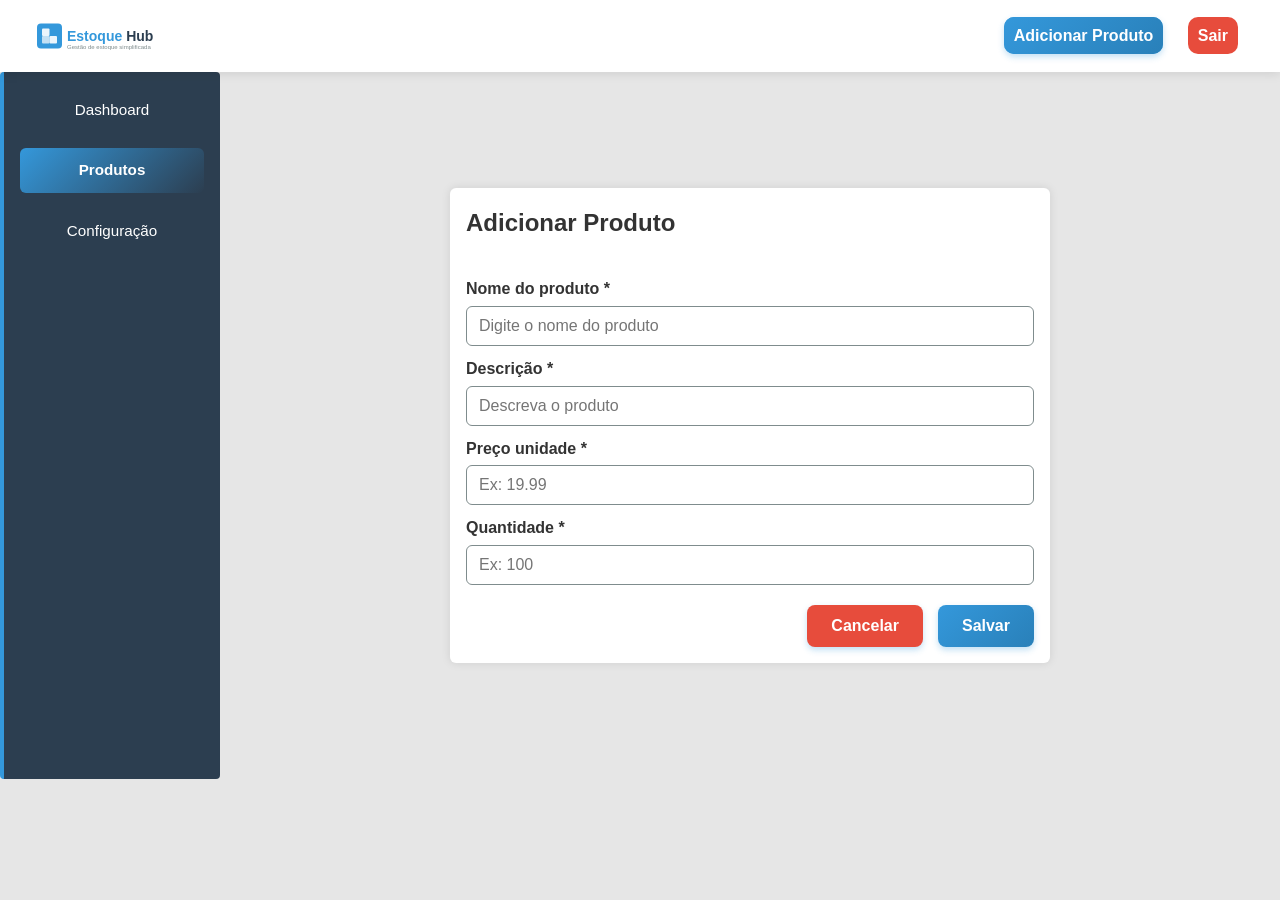
<file: pages/dashboardProduto.html>
<!DOCTYPE html>
<html lang="pt-BR">

<head>
    <meta charset="UTF-8" />
    <meta name="viewport" content="width=device-width, initial-scale=1.0" />
    <title>Gerenciar Produto - EstoqueHub</title>
    <link rel="stylesheet" href="../assets/css/base.css" />
    <link rel="stylesheet" href="../assets/css/dashboardProduto.css">
    <script src="../scripts/main.js"></script>
    <link rel="stylesheet" href="../assets/css/mobile-menu.css">
</head>

<body>
    <!-- Dentro do header -->
    <header class="header">
        <div class="logo-container">
            <a href="index.html" class="logo">
                <svg viewBox="0 0 300 80" xmlns="http://www.w3.org/2000/svg" width="150" height="40">
                    <!-- Fundo do logo -->
                    <rect x="10" y="15" width="50" height="50" rx="8" fill="#3498db" />

                    <!-- Elementos de estoque (caixas) -->
                    <rect x="20" y="25" width="15" height="15" rx="2" fill="white" opacity="0.9" />
                    <rect x="35" y="40" width="15" height="15" rx="2" fill="white" opacity="0.9" />
                    <rect x="20" y="40" width="15" height="15" rx="2" fill="white" opacity="0.7" />

                    <!-- Nome da empresa -->
                    <text x="70" y="50" font-family="Segoe UI, sans-serif" font-size="28" font-weight="bold"
                        fill="#333333">
                        <tspan fill="#3498db">Estoque</tspan>
                        <tspan fill="#2c3e50">Hub</tspan>
                    </text>

                    <!-- Slogan opcional -->
                    <text x="70" y="65" font-family="Segoe UI, sans-serif" font-size="12" fill="#7f8c8d">Gestão de
                        estoque simplificada</text>
                </svg>
            </a>
        </div>
        <nav class="menu-desk">
            <a class="normal-button" href="#">Adicionar Produto</a>
            <a href="#" class="">Sair</a>
        </nav>

        <!-- Botão do menu mobile -->
        <button id="mobile-menu-toggle" class="hamburger-button" aria-label="Abrir menu">
            <svg width="24" height="24" viewBox="0 0 24 24" fill="none" xmlns="http://www.w3.org/2000/svg">
                <rect y="4" width="24" height="2" fill="black" />
                <rect y="11" width="24" height="2" fill="black" />
                <rect y="18" width="24" height="2" fill="black" />
            </svg>
        </button>
    </header>

    <!-- Menu lateral para mobile -->
    <div id="mobile-menu" class="mobile-menu">
        <div class="mobile-menu-header">
            <svg viewBox="0 0 300 80" xmlns="http://www.w3.org/2000/svg" width="150" height="40">
                <!-- Fundo do logo -->
                <rect x="10" y="15" width="50" height="50" rx="8" fill="#3498db" />

                <!-- Elementos de estoque (caixas) -->
                <rect x="20" y="25" width="15" height="15" rx="2" fill="white" opacity="0.9" />
                <rect x="35" y="40" width="15" height="15" rx="2" fill="white" opacity="0.9" />
                <rect x="20" y="40" width="15" height="15" rx="2" fill="white" opacity="0.7" />

                <!-- Nome da empresa -->
                <text x="70" y="50" font-family="Segoe UI, sans-serif" font-size="28" font-weight="bold" fill="#333333">
                    <tspan fill="#3498db">Estoque</tspan>
                    <tspan fill="#2c3e50">Hub</tspan>
                </text>

                <!-- Slogan opcional -->
                <text x="70" y="65" font-family="Segoe UI, sans-serif" font-size="12" fill="#7f8c8d">Gestão de
                    estoque simplificada</text>
            </svg>
            <button id="mobile-menu-close" class="close-button" aria-label="Fechar menu">&times;</button>
        </div>
        <nav class="mobile-menu-links">
            <a href="#services" >Serviços</a>
            <a href="#" >Adicionar Produto</a> 
            <a href="#" >Sair</a> 
        </nav>
        <div class="mobile-menu-footer">
            <p>Contato: <a href="mailto:contato@estoquehub.com">contato@estoquehub.com</a></p>
            <div class="mobile-socials">
                <a href="https://wa.me/5500000000000" target="_blank" aria-label="WhatsApp">
                    <svg xmlns="http://www.w3.org/2000/svg" width="20" height="20" viewBox="0 0 90 90">
                        <path id="WhatsApp" fill="#ffffff"
                            d="M90,43.841c0,24.213-19.779,43.841-44.182,43.841c-7.747,0-15.025-1.98-21.357-5.455L0,90l7.975-23.522   c-4.023-6.606-6.34-14.354-6.34-22.637C1.635,19.628,21.416,0,45.818,0C70.223,0,90,19.628,90,43.841z M45.818,6.982   c-20.484,0-37.146,16.535-37.146,36.859c0,8.065,2.629,15.534,7.076,21.61L11.107,79.14l14.275-4.537   c5.865,3.851,12.891,6.097,20.437,6.097c20.481,0,37.146-16.533,37.146-36.857S66.301,6.982,45.818,6.982z M68.129,53.938   c-0.273-0.447-0.994-0.717-2.076-1.254c-1.084-0.537-6.41-3.138-7.4-3.495c-0.993-0.358-1.717-0.538-2.438,0.537   c-0.721,1.076-2.797,3.495-3.43,4.212c-0.632,0.719-1.263,0.809-2.347,0.271c-1.082-0.537-4.571-1.673-8.708-5.333   c-3.219-2.848-5.393-6.364-6.025-7.441c-0.631-1.075-0.066-1.656,0.475-2.191c0.488-0.482,1.084-1.255,1.625-1.882   c0.543-0.628,0.723-1.075,1.082-1.793c0.363-0.717,0.182-1.344-0.09-1.883c-0.27-0.537-2.438-5.825-3.34-7.977   c-0.902-2.15-1.803-1.792-2.436-1.792c-0.631,0-1.354-0.09-2.076-0.09c-0.722,0-1.896,0.269-2.889,1.344   c-0.992,1.076-3.789,3.676-3.789,8.963c0,5.288,3.879,10.397,4.422,11.113c0.541,0.716,7.49,11.92,18.5,16.223   C58.2,65.771,58.2,64.336,60.186,64.156c1.984-0.179,6.406-2.599,7.312-5.107C68.398,56.537,68.398,54.386,68.129,53.938z" />
                    </svg>
                </a>
                <a href="https://t.me/seucanal" target="_blank" aria-label="Telegram">
                    <svg viewBox="0 0 24 24" width="20" height="20" fill="#ffffff">
                        <path
                            d="M9.03 16.69l-.39 3.68c.56 0 .8-.24 1.09-.52l2.61-2.48 5.41 3.95c.99.55 1.69.26 1.95-.92L22.94 4.2c.33-1.5-.55-2.1-1.49-1.77L2.37 9.51c-1.43.55-1.41 1.34-.26 1.7l5.74 1.79 13.32-8.39-11.14 10.95z" />
                    </svg>
                </a>
                <a href="https://instagram.com/seuusuario" target="_blank" aria-label="Instagram">
                    <svg viewBox="0 0 24 24" width="20" height="20" fill="#ffffff">
                        <path
                            d="M7 2C4.24 2 2 4.24 2 7v10c0 2.76 2.24 5 5 5h10c2.76 0 5-2.24 5-5V7c0-2.76-2.24-5-5-5H7zm10 2a3 3 0 013 3v10a3 3 0 01-3 3H7a3 3 0 01-3-3V7a3 3 0 013-3h10zm-5 3a5 5 0 100 10 5 5 0 000-10zm0 2a3 3 0 110 6 3 3 0 010-6zm4.5-2a1 1 0 100 2 1 1 0 000-2z" />
                    </svg>
                </a>
            </div>
        </div>
    </div>

    <div class="layout">
        <!-- Aside -->
        <aside class="aside">
            <nav>
                <ul>
                    <li><a href="#">Dashboard</a></li>
                    <li><a class="active" href="#">Produtos</a></li>
                    <li><a href="#">Configuração</a></li>
                </ul>
            </nav>
        </aside>

        <main class="main-content">
            <div class="form-container">
                <form class="geral-form" id="productForm">
                    <!-- Título dentro do formulário -->
                    <h2 style="margin-bottom: 1.5rem;">Adicionar Produto</h2>

                    <div class="form-group">
                        <label for="nome">Nome do produto *</label>
                        <input type="text" id="nome" name="nome" placeholder="Digite o nome do produto" required>
                    </div>

                    <div class="form-group">
                        <label for="descricao">Descrição *</label>
                        <input type="text" id="descricao" name="descricao" placeholder="Descreva o produto" required>
                    </div>

                    <div class="form-group">
                        <label for="preco">Preço unidade *</label>
                        <input type="number" id="preco" name="preco" step="0.01" min="0" placeholder="Ex: 19.99"
                            required>
                    </div>

                    <div class="form-group">
                        <label for="quantidade">Quantidade *</label>
                        <input type="number" id="quantidade" name="quantidade" min="0" placeholder="Ex: 100" required>
                    </div>

                    <!-- Botões -->
                    <div class="form-actions"
                        >
                        <button type="button" class="normal-button-sair" >Cancelar</button>
                        <button type="submit" class="normal-button" >Salvar</button>
                    </div>
                </form>
            </div>
        </main>

    </div>

</body>

</html>
</file>
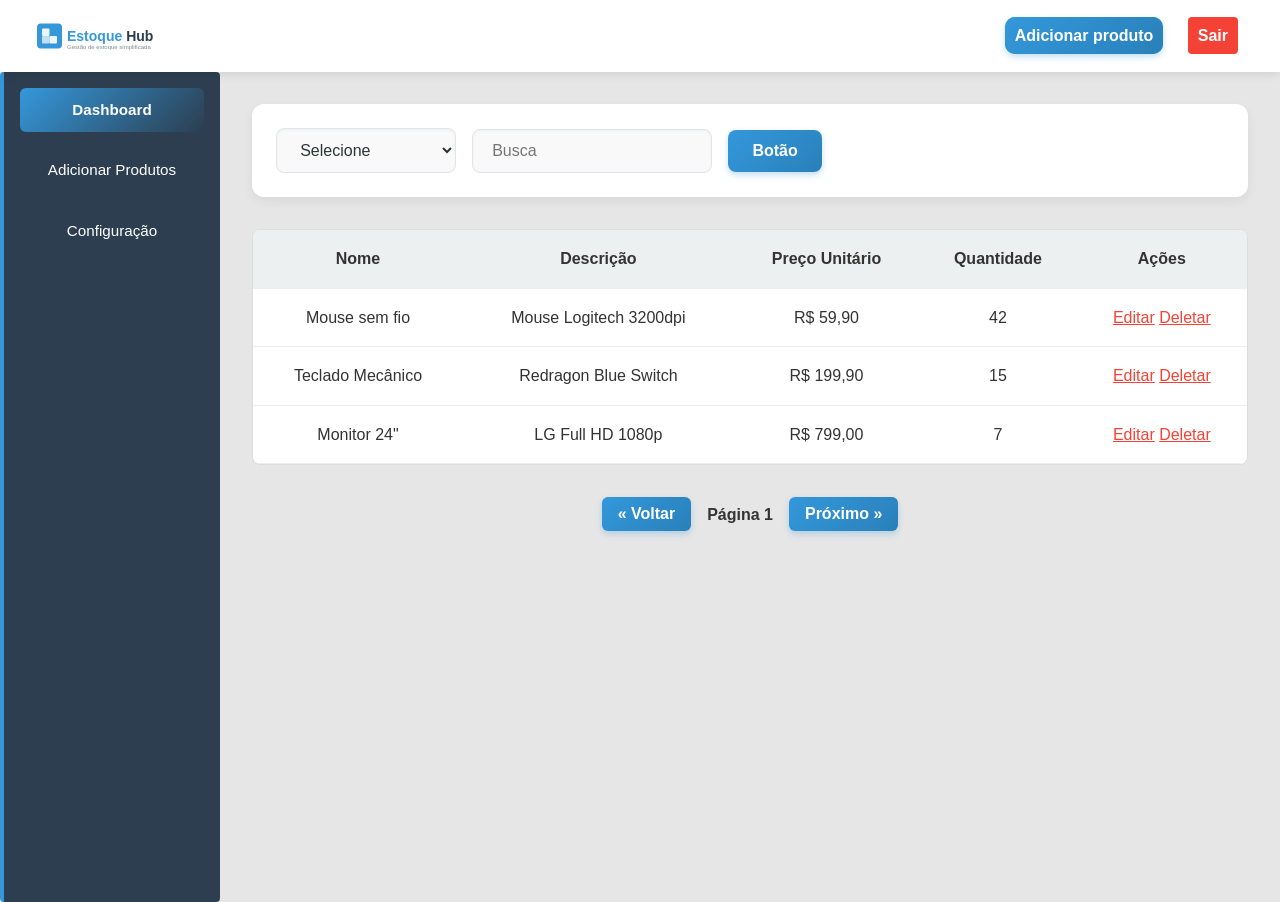
<file: pages/dashboarIndex.html>
<!DOCTYPE html>
<html lang="pt-BR">

<head>
    <meta charset="UTF-8" />
    <meta name="viewport" content="width=device-width, initial-scale=1.0" />
    <title>Dashboard - EstoqueHub</title>
    <link rel="stylesheet" href="../assets/css/base.css" />
    <link rel="stylesheet" href="../assets/css/dashboardIndex.css">
    <script src="../scripts/main.js"></script>
    <link rel="stylesheet" href="../assets/css/mobile-menu.css">
</head>

<body>
    <!-- Dentro do header -->
    <header class="header">
        <div class="logo-container">
            <a href="index.html" class="logo">
                <svg viewBox="0 0 300 80" xmlns="http://www.w3.org/2000/svg" width="150" height="40">
                    <!-- Fundo do logo -->
                    <rect x="10" y="15" width="50" height="50" rx="8" fill="#3498db" />

                    <!-- Elementos de estoque (caixas) -->
                    <rect x="20" y="25" width="15" height="15" rx="2" fill="white" opacity="0.9" />
                    <rect x="35" y="40" width="15" height="15" rx="2" fill="white" opacity="0.9" />
                    <rect x="20" y="40" width="15" height="15" rx="2" fill="white" opacity="0.7" />

                    <!-- Nome da empresa -->
                    <text x="70" y="50" font-family="Segoe UI, sans-serif" font-size="28" font-weight="bold"
                        fill="#333333">
                        <tspan fill="#3498db">Estoque</tspan>
                        <tspan fill="#2c3e50">Hub</tspan>
                    </text>

                    <!-- Slogan opcional -->
                    <text x="70" y="65" font-family="Segoe UI, sans-serif" font-size="12" fill="#7f8c8d">Gestão de
                        estoque simplificada</text>
                </svg>
            </a>
        </div>
        <nav class="menu-desk">
            <a href="#" class="normal-button">Adicionar produto</a>
            <a href="#" class="">Sair</a>
        </nav>
        </nav>

        <!-- Botão do menu mobile -->
        <button id="mobile-menu-toggle" class="hamburger-button" aria-label="Abrir menu">
            <svg width="24" height="24" viewBox="0 0 24 24" fill="none" xmlns="http://www.w3.org/2000/svg">
                <rect y="4" width="24" height="2" fill="black" />
                <rect y="11" width="24" height="2" fill="black" />
                <rect y="18" width="24" height="2" fill="black" />
            </svg>
        </button>
    </header>



    <!-- Menu lateral para mobile -->
    <div id="mobile-menu" class="mobile-menu">
        <div class="mobile-menu-header">
            <svg viewBox="0 0 300 80" xmlns="http://www.w3.org/2000/svg" width="150" height="40">
                <!-- Fundo do logo -->
                <rect x="10" y="15" width="50" height="50" rx="8" fill="#3498db" />

                <!-- Elementos de estoque (caixas) -->
                <rect x="20" y="25" width="15" height="15" rx="2" fill="white" opacity="0.9" />
                <rect x="35" y="40" width="15" height="15" rx="2" fill="white" opacity="0.9" />
                <rect x="20" y="40" width="15" height="15" rx="2" fill="white" opacity="0.7" />

                <!-- Nome da empresa -->
                <text x="70" y="50" font-family="Segoe UI, sans-serif" font-size="28" font-weight="bold" fill="#333333">
                    <tspan fill="#3498db">Estoque</tspan>
                    <tspan fill="#2c3e50">Hub</tspan>
                </text>

                <!-- Slogan opcional -->
                <text x="70" y="65" font-family="Segoe UI, sans-serif" font-size="12" fill="#7f8c8d">Gestão de
                    estoque simplificada</text>
            </svg>
            <button id="mobile-menu-close" class="close-button" aria-label="Fechar menu">&times;</button>
        </div>
        <nav class="mobile-menu-links">
            <a href="#services" class="active">Dashboard</a>
            <a href="#" >Adicionar Produto</a> <!-- NOVO -->
            <a href="#services">Configuração</a>
            <a href="#" >Sair</a> <!-- NOVO -->
        </nav>
        <div class="mobile-menu-footer">
            <p>Contato: <a href="mailto:contato@estoquehub.com">contato@estoquehub.com</a></p>
            <div class="mobile-socials">
                <a href="https://wa.me/5500000000000" target="_blank" aria-label="WhatsApp">
                    <svg xmlns="http://www.w3.org/2000/svg" width="20" height="20" viewBox="0 0 90 90">
                        <path id="WhatsApp" fill="#ffffff"
                            d="M90,43.841c0,24.213-19.779,43.841-44.182,43.841c-7.747,0-15.025-1.98-21.357-5.455L0,90l7.975-23.522   c-4.023-6.606-6.34-14.354-6.34-22.637C1.635,19.628,21.416,0,45.818,0C70.223,0,90,19.628,90,43.841z M45.818,6.982   c-20.484,0-37.146,16.535-37.146,36.859c0,8.065,2.629,15.534,7.076,21.61L11.107,79.14l14.275-4.537   c5.865,3.851,12.891,6.097,20.437,6.097c20.481,0,37.146-16.533,37.146-36.857S66.301,6.982,45.818,6.982z M68.129,53.938   c-0.273-0.447-0.994-0.717-2.076-1.254c-1.084-0.537-6.41-3.138-7.4-3.495c-0.993-0.358-1.717-0.538-2.438,0.537   c-0.721,1.076-2.797,3.495-3.43,4.212c-0.632,0.719-1.263,0.809-2.347,0.271c-1.082-0.537-4.571-1.673-8.708-5.333   c-3.219-2.848-5.393-6.364-6.025-7.441c-0.631-1.075-0.066-1.656,0.475-2.191c0.488-0.482,1.084-1.255,1.625-1.882   c0.543-0.628,0.723-1.075,1.082-1.793c0.363-0.717,0.182-1.344-0.09-1.883c-0.27-0.537-2.438-5.825-3.34-7.977   c-0.902-2.15-1.803-1.792-2.436-1.792c-0.631,0-1.354-0.09-2.076-0.09c-0.722,0-1.896,0.269-2.889,1.344   c-0.992,1.076-3.789,3.676-3.789,8.963c0,5.288,3.879,10.397,4.422,11.113c0.541,0.716,7.49,11.92,18.5,16.223   C58.2,65.771,58.2,64.336,60.186,64.156c1.984-0.179,6.406-2.599,7.312-5.107C68.398,56.537,68.398,54.386,68.129,53.938z" />
                    </svg>
                </a>
                <a href="https://t.me/seucanal" target="_blank" aria-label="Telegram">
                    <svg viewBox="0 0 24 24" width="20" height="20" fill="#ffffff">
                        <path
                            d="M9.03 16.69l-.39 3.68c.56 0 .8-.24 1.09-.52l2.61-2.48 5.41 3.95c.99.55 1.69.26 1.95-.92L22.94 4.2c.33-1.5-.55-2.1-1.49-1.77L2.37 9.51c-1.43.55-1.41 1.34-.26 1.7l5.74 1.79 13.32-8.39-11.14 10.95z" />
                    </svg>
                </a>
                <a href="https://instagram.com/seuusuario" target="_blank" aria-label="Instagram">
                    <svg viewBox="0 0 24 24" width="20" height="20" fill="#ffffff">
                        <path
                            d="M7 2C4.24 2 2 4.24 2 7v10c0 2.76 2.24 5 5 5h10c2.76 0 5-2.24 5-5V7c0-2.76-2.24-5-5-5H7zm10 2a3 3 0 013 3v10a3 3 0 01-3 3H7a3 3 0 01-3-3V7a3 3 0 013-3h10zm-5 3a5 5 0 100 10 5 5 0 000-10zm0 2a3 3 0 110 6 3 3 0 010-6zm4.5-2a1 1 0 100 2 1 1 0 000-2z" />
                    </svg>
                </a>
            </div>
        </div>
    </div>
    <div class="layout">

        <!-- Aside -->
        <aside class="aside">
            <nav>
                <ul>
                    <li><a class="active" href="#">Dashboard</a></li>
                    <li><a href="#">Adicionar Produtos</a></li>
                    <li><a href="#">Configuração</a></li>
                </ul>
            </nav>
        </aside>

        <!-- Conteúdo principal -->
        <main class="main-content">

            <!-- Filtros -->
            <div class="filtros">
                <select class="opcoes">
                    <option value="">Selecione</option>
                    <option value="CDPRODNOME">Nome</option>
                    <option value="CDPRODDESC">Descrição</option>
                    <option value="CDPRODPRECO">Preço Unitário</option>
                    <option value="CDESTQTD">Quantidade</option>
                </select>

                <input type="text" class="busca" placeholder="Busca" />
                <button class="normal-button">Botão</button>
            </div>

            <!-- Tabela -->
            <div class="tabela-container">
                <table class="tabela">
                    <thead>
                        <tr>
                            <th>Nome</th>
                            <th>Descrição</th>
                            <th>Preço Unitário</th>
                            <th>Quantidade</th>
                            <th>Ações</th>
                        </tr>
                    </thead>
                    <tbody>
                        <tr>
                            <td>Mouse sem fio</td>
                            <td>Mouse Logitech 3200dpi</td>
                            <td>R$ 59,90</td>
                            <td>42</td>
                            <td><a href="#">Editar</a>
                                <a href="#">Deletar</a>
                            </td>
                        </tr>
                        <tr>
                            <td>Teclado Mecânico</td>
                            <td>Redragon Blue Switch</td>
                            <td>R$ 199,90</td>
                            <td>15</td>
                            <td><a href="#">Editar</a>
                                <a href="#">Deletar</a>
                            </td>
                        </tr>
                        <tr>
                            <td>Monitor 24"</td>
                            <td>LG Full HD 1080p</td>
                            <td>R$ 799,00</td>
                            <td>7</td>
                            <td><a href="#">Editar</a>
                                <a href="#">Deletar</a>
                            </td>
                        </tr>
                    </tbody>
                </table>
            </div>

            <!-- Paginação -->
            <div class="paginacao">
                <button class="normal-button">&laquo; Voltar</button>
                <span>Página 1</span>
                <button class="normal-button">Próximo &raquo;</button>
            </div>

        </main>
    </div>

</body>

</html>
</file>
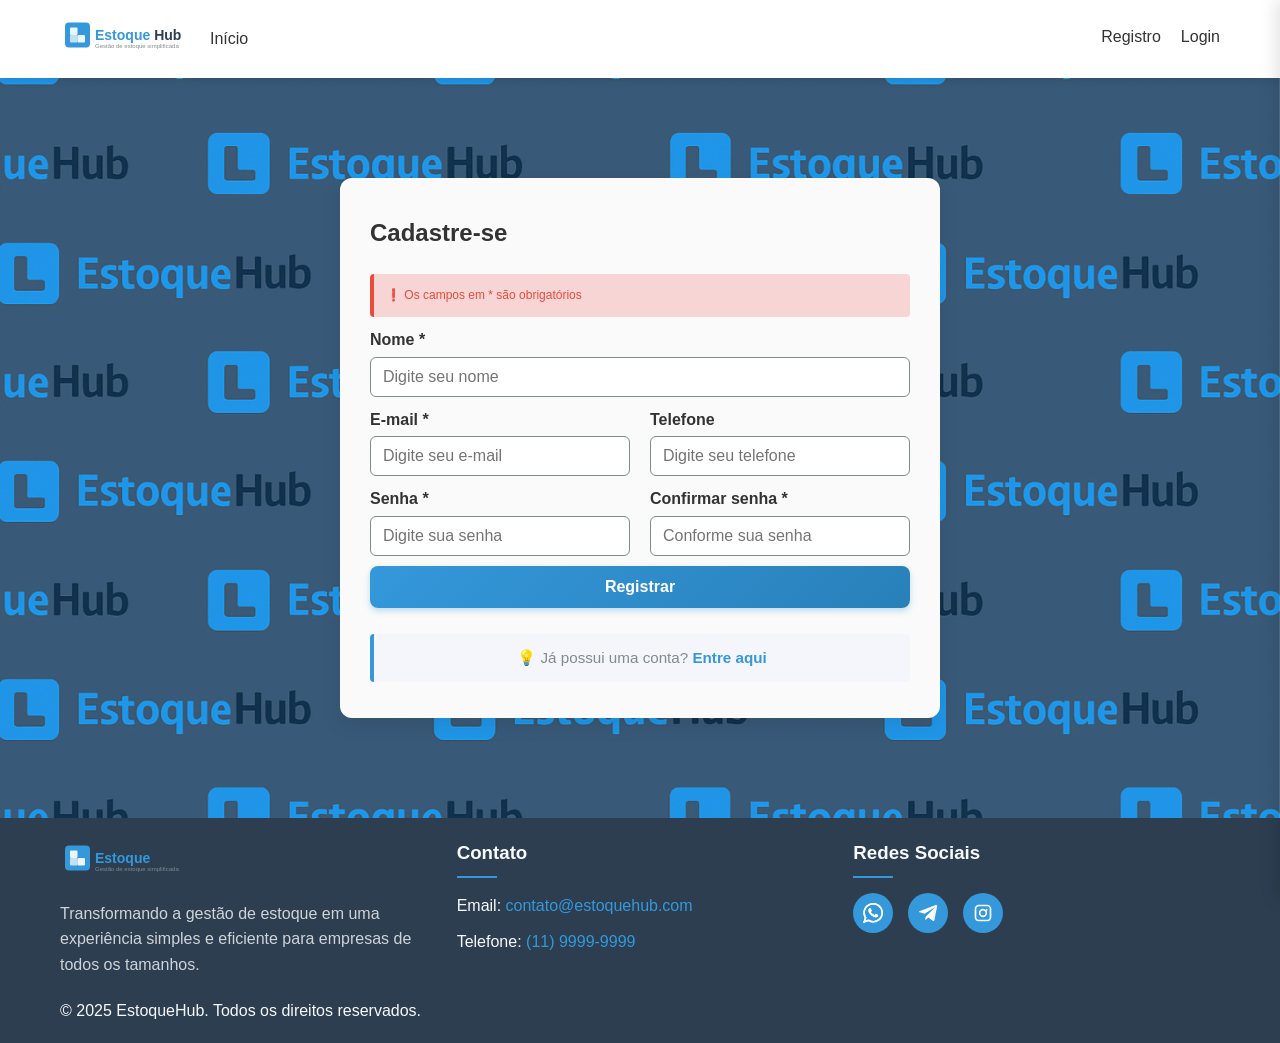
<file: pages/registro.html>
<!DOCTYPE html>
<html lang="en">

<head>
    <meta charset="UTF-8" />
    <meta name="viewport" content="width=device-width, initial-scale=1.0" />
    <title>Registro</title>
    <link rel="stylesheet" href="../assets/css/registro.css" />
    <link rel="stylesheet" href="../assets/css/base.css" />
    <link rel="stylesheet" href="../assets/css/mobile-menu.css">
    <script src="../scripts/main.js"></script>
</head>

<body>
    <header>
        <div class="container">
            <div class="logo">
                <a href="index.html">
                    <!-- Logo SVG Embutido -->
                    <svg viewBox="0 0 300 80" xmlns="http://www.w3.org/2000/svg" width="150" height="40">
                        <!-- Fundo do logo -->
                        <rect x="10" y="15" width="50" height="50" rx="8" fill="#3498db" />

                        <!-- Elementos de estoque (caixas) -->
                        <rect x="20" y="25" width="15" height="15" rx="2" fill="white" opacity="0.9" />
                        <rect x="35" y="40" width="15" height="15" rx="2" fill="white" opacity="0.9" />
                        <rect x="20" y="40" width="15" height="15" rx="2" fill="white" opacity="0.7" />

                        <!-- Nome da empresa -->
                        <text x="70" y="50" font-family="Segoe UI, sans-serif" font-size="28" font-weight="bold"
                            fill="#333333">
                            <tspan fill="#3498db">Estoque</tspan>
                            <tspan fill="#2c3e50">Hub</tspan>
                        </text>

                        <!-- Slogan opcional -->
                        <text x="70" y="65" font-family="Segoe UI, sans-serif" font-size="12" fill="#7f8c8d">Gestão de
                            estoque simplificada</text>
                    </svg>
                </a>

                <nav>
                    <a href="../pages/index.html" class="animated-link">Início</a>
                </nav>
            </div>

            <nav class="desktop-nav">
                <a href="../pages/registro.html" class="animated-link">Registro</a>
                <a href="../pages/login.html" class="animated-link">Login</a>
            </nav>

            <button id="mobile-menu-toggle" class="hamburger-button" aria-label="Abrir menu">
                <svg width="24" height="24" viewBox="0 0 24 24" fill="none" xmlns="http://www.w3.org/2000/svg">
                    <rect y="4" width="24" height="2" fill="black" />
                    <rect y="11" width="24" height="2" fill="black" />
                    <rect y="18" width="24" height="2" fill="black" />
                </svg>

            </button>
        </div>
    </header>

    <!-- Menu lateral para mobile -->
    <div id="mobile-menu" class="mobile-menu">
        <div class="mobile-menu-header">
            <svg viewBox="0 0 300 80" xmlns="http://www.w3.org/2000/svg" width="150" height="40">
                <!-- Fundo do logo -->
                <rect x="10" y="15" width="50" height="50" rx="8" fill="#3498db" />

                <!-- Elementos de estoque (caixas) -->
                <rect x="20" y="25" width="15" height="15" rx="2" fill="white" opacity="0.9" />
                <rect x="35" y="40" width="15" height="15" rx="2" fill="white" opacity="0.9" />
                <rect x="20" y="40" width="15" height="15" rx="2" fill="white" opacity="0.7" />

                <!-- Nome da empresa -->
                <text x="70" y="50" font-family="Segoe UI, sans-serif" font-size="28" font-weight="bold" fill="#333333">
                    <tspan fill="#3498db">Estoque</tspan>
                    <tspan fill="#2c3e50">Hub</tspan>
                </text>

                <!-- Slogan opcional -->
                <text x="70" y="65" font-family="Segoe UI, sans-serif" font-size="12" fill="#7f8c8d">Gestão de
                    estoque simplificada</text>
            </svg>
            <button id="mobile-menu-close" class="close-button" aria-label="Fechar menu">
                &times;
            </button>
        </div>
        <nav class="mobile-menu-links">
            <a href="../pages/index.html">Início</a>
            <a href="../pages/registro.html">Registro</a>
            <a href="../pages/login.html">Login</a>
        </nav>
        <div class="mobile-menu-footer">
            <p>Contato: <a href="mailto:contato@estoquehub.com">contato@estoquehub.com</a></p>
            <div class="mobile-socials">
                <a href="https://wa.me/5500000000000" target="_blank" aria-label="WhatsApp">
                    <svg xmlns="http://www.w3.org/2000/svg" width="20" height="20" viewBox="0 0 90 90">
                        <path id="WhatsApp" fill="#ffffff"
                            d="M90,43.841c0,24.213-19.779,43.841-44.182,43.841c-7.747,0-15.025-1.98-21.357-5.455L0,90l7.975-23.522   c-4.023-6.606-6.34-14.354-6.34-22.637C1.635,19.628,21.416,0,45.818,0C70.223,0,90,19.628,90,43.841z M45.818,6.982   c-20.484,0-37.146,16.535-37.146,36.859c0,8.065,2.629,15.534,7.076,21.61L11.107,79.14l14.275-4.537   c5.865,3.851,12.891,6.097,20.437,6.097c20.481,0,37.146-16.533,37.146-36.857S66.301,6.982,45.818,6.982z M68.129,53.938   c-0.273-0.447-0.994-0.717-2.076-1.254c-1.084-0.537-6.41-3.138-7.4-3.495c-0.993-0.358-1.717-0.538-2.438,0.537   c-0.721,1.076-2.797,3.495-3.43,4.212c-0.632,0.719-1.263,0.809-2.347,0.271c-1.082-0.537-4.571-1.673-8.708-5.333   c-3.219-2.848-5.393-6.364-6.025-7.441c-0.631-1.075-0.066-1.656,0.475-2.191c0.488-0.482,1.084-1.255,1.625-1.882   c0.543-0.628,0.723-1.075,1.082-1.793c0.363-0.717,0.182-1.344-0.09-1.883c-0.27-0.537-2.438-5.825-3.34-7.977   c-0.902-2.15-1.803-1.792-2.436-1.792c-0.631,0-1.354-0.09-2.076-0.09c-0.722,0-1.896,0.269-2.889,1.344   c-0.992,1.076-3.789,3.676-3.789,8.963c0,5.288,3.879,10.397,4.422,11.113c0.541,0.716,7.49,11.92,18.5,16.223   C58.2,65.771,58.2,64.336,60.186,64.156c1.984-0.179,6.406-2.599,7.312-5.107C68.398,56.537,68.398,54.386,68.129,53.938z" />
                    </svg>
                </a>
                <a href="https://t.me/seucanal" target="_blank" aria-label="Telegram">
                    <svg viewBox="0 0 24 24" width="20" height="20" fill="#ffffff">
                        <path
                            d="M9.03 16.69l-.39 3.68c.56 0 .8-.24 1.09-.52l2.61-2.48 5.41 3.95c.99.55 1.69.26 1.95-.92L22.94 4.2c.33-1.5-.55-2.1-1.49-1.77L2.37 9.51c-1.43.55-1.41 1.34-.26 1.7l5.74 1.79 13.32-8.39-11.14 10.95z" />
                    </svg>
                </a>
                <a href="https://instagram.com/seuusuario" target="_blank" aria-label="Instagram">
                    <svg viewBox="0 0 24 24" width="20" height="20" fill="#ffffff">
                        <path
                            d="M7 2C4.24 2 2 4.24 2 7v10c0 2.76 2.24 5 5 5h10c2.76 0 5-2.24 5-5V7c0-2.76-2.24-5-5-5H7zm10 2a3 3 0 013 3v10a3 3 0 01-3 3H7a3 3 0 01-3-3V7a3 3 0 013-3h10zm-5 3a5 5 0 100 10 5 5 0 000-10zm0 2a3 3 0 110 6 3 3 0 010-6zm4.5-2a1 1 0 100 2 1 1 0 000-2z" />
                    </svg>
                </a>
            </div>
        </div>
    </div>

    <div id="overlay" class="overlay"></div>

    <main>
        <img src="../assets/img/imagemfundo2comp.png" alt="Fundo" style="
        position: fixed;
        top: 0;
        left: 0;
        width: 100%;
        height: 100%;
        object-fit: cover;
        z-index: -1;">
        <form class="geral-form">
            <h2>Cadastre-se</h2>
            <aside class="obrigatorio-alerta">
                &#10071; Os campos em * são obrigatórios
            </aside>
            <div class="form-group full-width">
                <label for="nome">Nome *</label>
                <input type="text" id="nome" name="nome" required placeholder="Digite seu nome"/>
            </div>

            <div class="form-row">
                <div class="form-group">
                    <label for="email">E-mail *</label>
                    <input type="email" id="email" name="email" required placeholder="Digite seu e-mail"/>
                </div>
                <div class="form-group">
                    <label for="telefone">Telefone </label>
                    <input type="tel" id="telefone" name="telefone" pattern="([0-9]{2}) [0-9]{5}-[0-9]{4}" placeholder="Digite seu telefone"/>
                </div>
            </div>

            <div class="form-row">
                <div class="form-group">
                    <label for="senha">Senha *</label>
                    <input type="password" id="senha" name="senha" required placeholder="Digite sua senha"/>
                </div>
                <div class="form-group">
                    <label for="confirmar-senha">Confirmar senha *</label>
                    <input type="password" id="confirmar-senha" name="confirmar-senha" required placeholder="Conforme sua senha"/>
                </div>
            </div>

            <button type="submit" class="normal-button">Registrar</button>
            <aside>
                💡 Já possui uma conta? <a href="#"><strong>Entre aqui</strong></a>
            </aside>
        </form>

    </main>

    <footer>
        <div class="container">
            <div class="footer-info">
                <div class="logo">
                    <!-- Logo SVG Embutido -->
                    <svg viewBox="0 0 300 80" xmlns="http://www.w3.org/2000/svg" width="150" height="40">
                        <!-- Fundo do logo -->
                        <rect x="10" y="15" width="50" height="50" rx="8" fill="#3498db" />

                        <!-- Elementos de estoque (caixas) -->
                        <rect x="20" y="25" width="15" height="15" rx="2" fill="white" opacity="0.9" />
                        <rect x="35" y="40" width="15" height="15" rx="2" fill="white" opacity="0.9" />
                        <rect x="20" y="40" width="15" height="15" rx="2" fill="white" opacity="0.7" />

                        <!-- Nome da empresa -->
                        <text x="70" y="50" font-family="Segoe UI, sans-serif" font-size="28" font-weight="bold"
                            fill="#333333">
                            <tspan fill="#3498db">Estoque</tspan>
                            <tspan fill="#2c3e50">Hub</tspan>
                        </text>

                        <!-- Slogan opcional -->
                        <text x="70" y="65" font-family="Segoe UI, sans-serif" font-size="12" fill="#7f8c8d">Gestão de
                            estoque simplificada</text>
                    </svg>
                </div>
                <p>Transformando a gestão de estoque em uma experiência simples e eficiente para empresas de todos os
                    tamanhos.</p>
            </div>

            <div class="footer-contact">
                <h3>Contato</h3>
                <p>Email: <a href="mailto:contato@estoquehub.com" class="contact-link">contato@estoquehub.com</a></p>
                <p>Telefone: <a href="tel:+551199999999" class="contact-link">(11) 9999-9999</a></p>
            </div>

            <div class="footer-social">
                <h3>Redes Sociais</h3>
                <div class="socials">

                    <a href="https://wa.me/5500000000000" class="social-icon" target="_blank" aria-label="WhatsApp">
                        <svg xmlns="http://www.w3.org/2000/svg" xmlns:xlink="http://www.w3.org/1999/xlink" version="1.1"
                            id="Capa_1" x="0px" y="0px" width="90px" height="90px" viewBox="0 0 90 90"
                            style="enable-background:new 0 0 90 90;" xml:space="preserve">
                            <g>
                                <path id="WhatsApp"
                                    d="M90,43.841c0,24.213-19.779,43.841-44.182,43.841c-7.747,0-15.025-1.98-21.357-5.455L0,90l7.975-23.522   c-4.023-6.606-6.34-14.354-6.34-22.637C1.635,19.628,21.416,0,45.818,0C70.223,0,90,19.628,90,43.841z M45.818,6.982   c-20.484,0-37.146,16.535-37.146,36.859c0,8.065,2.629,15.534,7.076,21.61L11.107,79.14l14.275-4.537   c5.865,3.851,12.891,6.097,20.437,6.097c20.481,0,37.146-16.533,37.146-36.857S66.301,6.982,45.818,6.982z M68.129,53.938   c-0.273-0.447-0.994-0.717-2.076-1.254c-1.084-0.537-6.41-3.138-7.4-3.495c-0.993-0.358-1.717-0.538-2.438,0.537   c-0.721,1.076-2.797,3.495-3.43,4.212c-0.632,0.719-1.263,0.809-2.347,0.271c-1.082-0.537-4.571-1.673-8.708-5.333   c-3.219-2.848-5.393-6.364-6.025-7.441c-0.631-1.075-0.066-1.656,0.475-2.191c0.488-0.482,1.084-1.255,1.625-1.882   c0.543-0.628,0.723-1.075,1.082-1.793c0.363-0.717,0.182-1.344-0.09-1.883c-0.27-0.537-2.438-5.825-3.34-7.977   c-0.902-2.15-1.803-1.792-2.436-1.792c-0.631,0-1.354-0.09-2.076-0.09c-0.722,0-1.896,0.269-2.889,1.344   c-0.992,1.076-3.789,3.676-3.789,8.963c0,5.288,3.879,10.397,4.422,11.113c0.541,0.716,7.49,11.92,18.5,16.223   C58.2,65.771,58.2,64.336,60.186,64.156c1.984-0.179,6.406-2.599,7.312-5.107C68.398,56.537,68.398,54.386,68.129,53.938z" />
                            </g>
                            <g>
                            </g>
                            <g>
                            </g>
                            <g>
                            </g>
                            <g>
                            </g>
                            <g>
                            </g>
                            <g>
                            </g>
                            <g>
                            </g>
                            <g>
                            </g>
                            <g>
                            </g>
                            <g>
                            </g>
                            <g>
                            </g>
                            <g>
                            </g>
                            <g>
                            </g>
                            <g>
                            </g>
                            <g>
                            </g>
                            <svg xmlns="http://www.w3.org/2000/svg" xmlns:xlink="http://www.w3.org/1999/xlink"
                                version="1.1" id="Capa_1" x="0px" y="0px" width="90px" height="90px" viewBox="0 0 90 90"
                                style="enable-background:new 0 0 90 90;" xml:space="preserve">
                                <g>
                                    <path id="WhatsApp"
                                        d="M90,43.841c0,24.213-19.779,43.841-44.182,43.841c-7.747,0-15.025-1.98-21.357-5.455L0,90l7.975-23.522   c-4.023-6.606-6.34-14.354-6.34-22.637C1.635,19.628,21.416,0,45.818,0C70.223,0,90,19.628,90,43.841z M45.818,6.982   c-20.484,0-37.146,16.535-37.146,36.859c0,8.065,2.629,15.534,7.076,21.61L11.107,79.14l14.275-4.537   c5.865,3.851,12.891,6.097,20.437,6.097c20.481,0,37.146-16.533,37.146-36.857S66.301,6.982,45.818,6.982z M68.129,53.938   c-0.273-0.447-0.994-0.717-2.076-1.254c-1.084-0.537-6.41-3.138-7.4-3.495c-0.993-0.358-1.717-0.538-2.438,0.537   c-0.721,1.076-2.797,3.495-3.43,4.212c-0.632,0.719-1.263,0.809-2.347,0.271c-1.082-0.537-4.571-1.673-8.708-5.333   c-3.219-2.848-5.393-6.364-6.025-7.441c-0.631-1.075-0.066-1.656,0.475-2.191c0.488-0.482,1.084-1.255,1.625-1.882   c0.543-0.628,0.723-1.075,1.082-1.793c0.363-0.717,0.182-1.344-0.09-1.883c-0.27-0.537-2.438-5.825-3.34-7.977   c-0.902-2.15-1.803-1.792-2.436-1.792c-0.631,0-1.354-0.09-2.076-0.09c-0.722,0-1.896,0.269-2.889,1.344   c-0.992,1.076-3.789,3.676-3.789,8.963c0,5.288,3.879,10.397,4.422,11.113c0.541,0.716,7.49,11.92,18.5,16.223   C58.2,65.771,58.2,64.336,60.186,64.156c1.984-0.179,6.406-2.599,7.312-5.107C68.398,56.537,68.398,54.386,68.129,53.938z" />
                                </g>
                                <g>
                                </g>
                                <g>
                                </g>
                                <g>
                                </g>
                                <g>
                                </g>
                                <g>
                                </g>
                                <g>
                                </g>
                                <g>
                                </g>
                                <g>
                                </g>
                                <g>
                                </g>
                                <g>
                                </g>
                                <g>
                                </g>
                                <g>
                                </g>
                                <g>
                                </g>
                                <g>
                                </g>
                                <g>
                                </g>
                            </svg>
                        </svg>
                    </a>

                    <a href="https://t.me/seucanal" class="social-icon" target="_blank" aria-label="Telegram">
                        <svg viewBox="0 0 24 24" width="24" height="24" fill="#f8f9fa">
                            <path
                                d="M9.03 16.69l-.39 3.68c.56 0 .8-.24 1.09-.52l2.61-2.48 5.41 3.95c.99.55 1.69.26 1.95-.92L22.94 4.2c.33-1.5-.55-2.1-1.49-1.77L2.37 9.51c-1.43.55-1.41 1.34-.26 1.7l5.74 1.79 13.32-8.39-11.14 10.95z" />
                        </svg>
                    </a>

                    <a href="https://instagram.com/seuusuario" class="social-icon" target="_blank"
                        aria-label="Instagram">
                        <svg viewBox="0 0 24 24" width="24" height="24" fill="#f8f9fa">
                            <path
                                d="M7 2C4.24 2 2 4.24 2 7v10c0 2.76 2.24 5 5 5h10c2.76 0 5-2.24 5-5V7c0-2.76-2.24-5-5-5H7zm10 2a3 3 0 013 3v10a3 3 0 01-3 3H7a3 3 0 01-3-3V7a3 3 0 013-3h10zm-5 3a5 5 0 100 10 5 5 0 000-10zm0 2a3 3 0 110 6 3 3 0 010-6zm4.5-2a1 1 0 100 2 1 1 0 000-2z" />
                        </svg>
                    </a>
                </div>
            </div>
        </div>

        <div class="copyright">
            <div class="container">
                <p>&copy; 2025 EstoqueHub. Todos os direitos reservados.</p>
            </div>
        </div>
    </footer>

    <script>
        const telefoneInput = document.getElementById("telefone");

        telefoneInput.addEventListener('input', function (e) {
            let value = e.target.value.replace(/\D/g, ''); // Remove tudo que não for dígito

            // Limita ao máximo de 11 dígitos
            value = value.substring(0, 11);

            // Aplica a máscara
            if (value.length > 0) {
                value = '(' + value;
            }
            if (value.length > 3) {
                value = value.slice(0, 3) + ') ' + value.slice(3);
            }
            if (value.length > 10) {
                value = value.slice(0, 10) + '-' + value.slice(10);
            }

            e.target.value = value;
        });
    </script>
</body>

</html>
</file>
<file: assets/css/index.css>
/* Seção principal */
.main {
    background: linear-gradient(135deg, #1e5799 0%, #207cca 51%, #2989d8 100%);
    color: white;
    padding: 100px 0;
    text-align: center;
}

.main h1 {
    font-size: 3rem;
    margin-bottom: 20px;
    letter-spacing: 1px;
}

.main p {
    font-size: 1.2rem;
    max-width: 600px;
    margin: 0 auto 30px;
    opacity: 0.9;
}

/* Seção de serviços */
.services {
    padding: 80px 0;
    text-align: center;
}

.services h2 {
    font-size: 2.2rem;
    margin-bottom: 15px;
    color: #2c3e50;
}

.services > .container > p {
    font-size: 1.1rem;
    color: #7f8c8d;
    max-width: 600px;
    margin: 0 auto 40px;
}

.services-grid {
    display: grid;
    grid-template-columns: repeat(auto-fit, minmax(300px, 1fr));
    gap: 30px;
    margin-top: 40px;
}

.service-card {
    background-color: white;
    padding: 30px;
    border-radius: 8px;
    box-shadow: 0 5px 15px rgba(0, 0, 0, 0.1);
    transition: transform 0.3s ease, box-shadow 0.3s ease;
}

.service-card:hover {
    transform: translateY(-10px);
    box-shadow: 0 15px 30px rgba(0, 0, 0, 0.15);
}

.service-card svg {
    margin-bottom: 20px;
}

.service-card h3 {
    margin-bottom: 15px;
    color: #2c3e50;
    font-size: 1.5rem;
}

.service-card p {
    color: #7f8c8d;
    line-height: 1.6;
}

/* Seção CTA (Call to Action) */
.cta {
    background-color: #3498db;
    color: white;
    padding: 80px 0;
    text-align: center;
}

.cta h2 {
    font-size: 2.2rem;
    margin-bottom: 15px;
}

.cta p {
    font-size: 1.1rem;
    opacity: 0.9;
    max-width: 600px;
    margin: 0 auto 30px;
}

.cta .normal-button-2 {
    background: linear-gradient(135deg, #ffffff, #f1f1f1);
    color: #3498db;
    font-size: 1rem;
    padding: 15px 35px;
    box-shadow: 0 4px 15px rgba(255, 255, 255, 0.25);
    border: none;
    cursor: pointer;
}

.cta .normal-button-2:hover {
    background: linear-gradient(135deg, #f1f1f1, #ffffff);
    color: #2980b9;
    transform: translateY(-3px);
    box-shadow: 0 8px 25px rgba(255, 255, 255, 0.4);
}

.normal-button-2 {
    background: linear-gradient(135deg, #ffffff, #f1f1f1);
    color: #3498db;
    font-size: 1rem;
    padding: 15px 35px;
    box-shadow: 0 4px 15px rgba(255, 255, 255, 0.25);
    border: none;
    cursor: pointer;
}

.normal-button-2:hover {
    background: linear-gradient(135deg, #f1f1f1, #ffffff);
    color: #2980b9;
    transform: translateY(-3px);
    box-shadow: 0 8px 25px rgba(255, 255, 255, 0.4);
}


/* Telas até 768px (tablets) */
@media (max-width: 768px) {
    .main {
        padding: 70px 0;
    }

    .main h1 {
        font-size: 2.2rem;
    }

    .main p {
        font-size: 1.1rem;
    }

    .services,
    .cta {
        padding: 60px 0;
    }

    .services h2,
    .cta h2 {
        font-size: 1.8rem;
    }

    .services > .container > p,
    .cta p {
        font-size: 1rem;
    }

    .services-grid {
        grid-template-columns: 1fr;
    }

    .service-card {
        padding: 25px;
    }
}

/* Telas até 480px (celulares) */
@media (max-width: 480px) {
    .main h1 {
        font-size: 1.8rem;
    }

    .main p,
    .services > .container > p,
    .cta p {
        font-size: 0.95rem;
    }

    .cta h2 {
        font-size: 1.6rem;
    }

    .service-card {
        padding: 20px;
    }

    .cta .normal-button {
        font-size: 0.95rem;
        padding: 12px 25px;
    }
}
</file>
<file: assets/css/base.css>
/* Variáveis de Cores */
:root {
    --primary-color: #3498db;
    /* Cor principal, azul */
    --secondary-color: #7f8c8d;
    /* Cor secundária, cinza escuro */
    --background-color: #e6e6e6;
    /* Cor de fundo do body */
    --form-background-color: #fafafa;
    /* Cor do fundo do formulário */
    --form-shadow-color: rgba(0, 0, 0, 0.08);
    /* Cor da sombra do formulário */
    --highlight-color: #f4f6fb;
    /* Cor de destaque para o texto abaixo do botão */
    --alert-color: #e74c3c;
    /* Cor de alerta (vermelho) */
}

/* Estilos Base */
* {
    margin: 0;
    padding: 0;
    box-sizing: border-box;
    font-family: 'Segoe UI', Tahoma, Geneva, Verdana, sans-serif;
}

body {
    background-color: #f8f9fa;
    color: #333;
    line-height: 1.6;
    min-height: 100vh;
    display: flex;
    flex-direction: column;
}

.container {
    width: 100%;
    max-width: 1200px;
    margin: 0 auto;
    padding: 0 20px;
}

a {
    text-decoration: none;
    color: inherit;
    transition: color 0.3s ease;
}

ul {
    list-style: none;
}

img {
    max-width: 100%;
    height: auto;
}

/* Botões */
.normal-button {
    background: linear-gradient(135deg, #3498db, #2980b9);
    color: white;
    border: none;
    padding: 0.75rem 1.5rem;
    border-radius: 8px;
    font-weight: 600;
    font-size: 1rem;
    cursor: pointer;
    transition: all 0.3s ease;
    box-shadow: 0 3px 6px rgba(52, 152, 219, 0.3);
}

.botoes-footer {
    margin-top: auto;
    display: flex;
    justify-content: center;
}

.normal-button:hover {
    background: linear-gradient(135deg, #2980b9, #2471a3);
    transform: translateY(-2px) scale(1.03);
    box-shadow: 0 6px 12px rgba(41, 128, 185, 0.3);
}

/* Links animados no menu */
.animated-link {
    position: relative;
    padding-bottom: 5px;
}

.animated-link:after {
    content: '';
    position: absolute;
    width: 0;
    height: 2px;
    bottom: 0;
    left: 0;
    background-color: #3498db;
    transition: width 0.3s ease;
}

.animated-link:hover:after {
    width: 100%;
}

main {
    padding: 0 15px;
}

.copyright {
    margin-top: 20px;
}

/* Header */
header {
    background-color: white;
    box-shadow: 0 2px 10px rgba(0, 0, 0, 0.1);
    position: relative;
    top: 0;
    z-index: 1000;
    transition: transform 2s ease-in-out;
}

header .container {
    display: flex;
    justify-content: space-between;
    align-items: center;
    padding: 15px 20px;
}

header .logo {
    display: flex;
    align-items: center;
}

header .desktop-nav {
    display: flex;
    gap: 20px;
}

.obrigatorio-alerta {
    margin-top: 12px;
    font-size: 0.75rem;
    font-weight: 400;
    color: var(--alert-color);
    background-color: #f3848450;
    padding: 12px;
    border-left: 4px solid var(--alert-color);
    border-radius: 4px;
    text-align: left;
}

/* Texto abaixo do botão */
aside {
    margin-top: 16px;
    font-size: 0.95rem;
    color: var(--secondary-color);
    background-color: var(--highlight-color);
    padding: 12px;
    border-left: 4px solid var(--primary-color);
    border-radius: 4px;
    text-align: center;
}

/* Cor de fundo */
body {
    background-color: var(--background-color) !important;
}

aside a {
    color: var(--primary-color);
    text-decoration: none;
}

aside a:hover {
    text-decoration: underline;
}

/* Texto abaixo do botão */
aside {
    margin-top: 16px;
    font-size: 0.95rem;
    color: var(--secondary-color);
    background-color: #f4f6fb;
    padding: 12px;
    border-left: 4px solid var(--primary-color);
    border-radius: 4px;
    text-align: center;
}

aside a {
    color: var(--primary-color);
    text-decoration: none;
}

aside a:hover {
    text-decoration: underline;
}


/* Formulário de Registro */
.geral-form {
    background-color: #fafafa;
    padding: 36px 30px;
    border-radius: 12px;
    box-shadow: 0 8px 20px rgba(0, 0, 0, 0.08);
    width: 100%;
    max-width: 600px;
    display: flex;
    flex-direction: column;
    gap: 10px;
}

.form-group-senha {
    display: flex;
    flex-direction: column;
    gap: 30px;
}

.form-container {
    display: flex;
    justify-content: center;
    gap: 30px;
    flex-wrap: wrap;
    margin: 50px auto;
    max-width: 1700px;
}

.campo-readonly {
    background-color: #f0f0f0;
    color: #666;
    opacity: 0.7;
    cursor: not-allowed;
}

.normal-button-2 {
    background: linear-gradient(135deg, #ffffff, #f1f1f1);
    color: #3498db;
    font-size: 1rem;
    padding: 15px 35px;
    box-shadow: 0 4px 15px rgba(255, 255, 255, 0.25);
    border-radius: 8px;
    cursor: pointer;
}

.normal-button-2:hover {
    background: linear-gradient(135deg, #f1f1f1, #ffffff);
    color: #2980b9;
    border-radius: 8px;
    transform: translateY(-3px);
    box-shadow: 0 8px 25px rgba(255, 255, 255, 0.4);
}



@media (max-width: 991px) {
    .geral-form {
        width: auto;
    }
}

.form-row {
    display: flex;
    gap: 20px;
    width: 100%;
    flex-wrap: wrap;
}

.form-group {
    display: flex;
    flex-direction: column;
    flex: 1;
    min-width: 220px;
}

.full-width {
    width: 100%;
}


.contact-form {
    justify-content: space-between;
    flex-direction: row;
    width: 100%;
    align-items: center;
}


.password-form {
    width: 100%;
    justify-content: space-between;
    flex-direction: row;
}


.geral-form label {
    font-weight: 600;
    margin-bottom: 4px;
}

.geral-form input {
    padding: 10px 12px;
    border: 1px solid var(--secondary-color);
    border-radius: 6px;
    width: auto;
    font-size: 1rem;
    transition: border-color 0.3s;
}

.geral-form input:focus {
    border-color: var(--primary-color);
    outline: none;
}

/* Estilos responsivos para telas menores */
@media (max-width: 480px) {
    .geral-form {
        margin: 20px;
        padding: 20px;
    }

    .form-row {
        flex-direction: column;
    }

    .form-group {
        min-width: 100%;
    }

    .full-width {
        width: 100%;
    }

    .contact-form,
    .password-form {
        flex-direction: column;
        gap: 10px;
    }

    aside {
        font-size: 0.85rem;
        padding: 8px;
    }
}

/* Estilos para telas maiores (ex: desktop) */
@media (min-width: 1024px) {
    .geral-form {
        margin: 100px auto;
        padding: 36px 30px;
    }

    .form-row {
        gap: 20px;
    }

    .contact-form,
    .password-form {
        flex-direction: row;
    }
}




/* Footer */
footer {
    background-color: #2c3e50;
    color: #f8f9fa;
    padding: 20px 0;
    margin-top: auto;
}

footer .container {
    display: grid;
    grid-template-columns: repeat(auto-fit, minmax(250px, 1fr));
    gap: 30px;
}

footer .footer-info p {
    margin-top: 15px;
    opacity: 0.8;
}

footer h3 {
    margin-bottom: 15px;
    position: relative;
    padding-bottom: 10px;
}

footer h3:after {
    content: '';
    position: absolute;
    width: 40px;
    height: 2px;
    background-color: #3498db;
    bottom: 0;
    left: 0;
}

.footer-contact p {
    margin-bottom: 10px;
}

.contact-link {
    color: #3498db;
    transition: color 0.3s ease;
}

.contact-link:hover {
    color: #2980b9;
    text-decoration: underline;
}

.socials {
    display: flex;
    gap: 15px;
    margin-top: 15px;
}

.social-icon {
    width: 40px;
    height: 40px;
    border-radius: 50%;
    background-color: #3498db;
    display: flex;
    align-items: center;
    justify-content: center;
    transition: background-color 0.3s ease, transform 0.2s ease;
}

.social-icon:hover {
    background-color: #2980b9;
    transform: translateY(-3px);
}

.social-icon svg {
    width: 20px;
    height: 20px;
}

/* Garantir que todos os caminhos SVG nos ícones sociais sejam brancos */
.social-icon svg path,
.social-icon svg #WhatsApp {
    fill: #ffffff !important;
}

/* Responsividade */
@media (max-width: 768px) {
    .desktop-nav {
        display: none !important;
    }

    header .hamburger-button {
        display: block;
    }

    footer .container {
        grid-template-columns: 1fr;
        text-align: center;
    }

    footer h3:after {
        left: 50%;
        transform: translateX(-50%);
    }

    .socials {
        justify-content: center;
    }
}

@media (min-width: 769px) {
    header .hamburger-button {
        display: none;
    }
}
</file>
<file: assets/css/mobile-menu.css>
/* Estilos do menu mobile */

/* Botão hamburger */
.hamburger-button {
    width: 30px;
    height: 25px;
    position: relative;
    background: transparent;
    border: none;
    cursor: pointer;
    display: flex;
    flex-direction: column;
    justify-content: space-between;
    z-index: 1001;
}

.hamburger-button span {
    display: block;
    width: 100%;
    height: 3px;
    background-color: #333;
    border-radius: 3px;
    transition: all 0.3s ease;
}

/* Menu Mobile */
.mobile-menu {
    position: fixed;
    top: 0;
    right: -300px;
    width: 300px;
    height: 100vh;
    background-color: #2c3e50;
    z-index: 1000;
    transition: right 0.3s ease;
    overflow-y: auto;
    box-shadow: -5px 0 15px rgba(0, 0, 0, 0.1);
    display: flex;
    flex-direction: column;
}

.mobile-menu.active {
    right: 0;
}

.mobile-menu-header {
    display: flex;
    justify-content: space-between;
    align-items: center;
    padding: 20px;
    border-bottom: 1px solid rgba(255, 255, 255, 0.1);
}

.close-button {
    background: transparent;
    border: none;
    color: white;
    font-size: 30px;
    cursor: pointer;
}

.mobile-menu-links {
    display: flex;
    flex-direction: column;
    flex: 1;
}

.mobile-menu-links a {
    color: white;
    padding: 15px 20px;
    border-bottom: 1px solid rgba(255, 255, 255, 0.1);
    transition: background-color 0.3s ease;
}

.mobile-menu-links a:hover {
    background-color: rgba(255, 255, 255, 0.1);
}

.mobile-menu-footer {
    padding: 20px;
    border-top: 1px solid rgba(255, 255, 255, 0.1);
    color: white;
}

.mobile-menu-footer p {
    margin-bottom: 15px;
    font-size: 0.9rem;
    opacity: 0.8;
}

.mobile-menu-footer a {
    color: #3498db;
}

.mobile-socials {
    display: flex;
    gap: 15px;
}

.mobile-socials a {
    width: 36px;
    height: 36px;
    border-radius: 50%;
    background-color: #3498db;
    display: flex;
    align-items: center;
    justify-content: center;
    transition: background-color 0.3s ease;
}

.mobile-socials a:hover {
    background-color: #2980b9;
}

.mobile-socials svg path,
.mobile-socials svg #WhatsApp {
    fill: #ffffff !important;
}

.overlay {
    position: fixed;
    top: 0;
    left: 0;
    width: 100%;
    height: 100%;
    background-color: rgba(0, 0, 0, 0.5);
    z-index: 999;
    opacity: 0;
    visibility: hidden;
    transition: opacity 0.3s ease, visibility 0.3s ease;
}

.overlay.active {
    opacity: 1;
    visibility: visible;
}
.hamburger-button.active span:nth-child(1) {
    transform: translateY(11px) rotate(45deg);
}

.hamburger-button.active span:nth-child(2) {
    opacity: 0;
}

.hamburger-button.active span:nth-child(3) {
    transform: translateY(-11px) rotate(-45deg);
}
</file>
<file: assets/css/dashboardConfig.css>
* {
    margin: 0;
    padding: 0;
    box-sizing: border-box;
}

body {
    font-family: 'Segoe UI', sans-serif;
    background-color: #f5f7fa;
    color: #333;
}

/* Header */
.header {
    display: flex;
    justify-content: space-between;
    align-items: center;
    background-color: white;
    color: #333;
    padding: 1rem 2rem;
}

.menu-desk a {
    color: #fff;
    text-decoration: none;
    font-weight: bold;
    margin: 10px;
    border-radius: 10px;
    padding: 10px;
    background-color: #3498db;
}

.menu-desk a:last-child {
    background-color: var(--alert-color);
}

.form-container {
    margin: 0px 0 !important;
    max-width: 100% !important;
    display: flex;
    gap: 2rem;
    justify-content: center;
    flex-wrap: nowrap;
    padding: 1rem;
    flex-direction: row;
}

.aside {
    width: 220px;
    background-color: #2c3e50;
    padding: 1rem;
    margin-top: 0px;
    color: white;
    transition: all .3s ease-in-out;
}

.aside ul {
    list-style: none;
    padding: 0;
    margin: 0;
}

.aside li {
    padding: 0;
    margin-bottom: 1rem;
    border-radius: 6px;
    transition: all .3s ease-in-out;
}

.aside li:hover,
.aside li:focus-within {
    background: linear-gradient(135deg, #3498db, #2c3e50);
    font-weight: bold;
}

.aside a {
    color: white;
    text-decoration: none !important;
    display: block;
    padding: 10px;
    border-radius: 6px;
    transition: all 0.3s ease-in-out;
}

.geral-form {
    flex: 1 1 300px;
    min-width: 280px;
    background: #fff;
    padding: 1rem;
    border-radius: 6px;
    box-shadow: 0 0 10px rgba(0, 0, 0, 0.1);
    box-sizing: border-box;
}

.normal-button {
    margin-top: 15px;
}

/* Layout principal */
.layout {
    display: flex;
}

/* Conteúdo principal */
.main-content {
    flex: 1;
    padding: 2rem;
    display: flex;
    flex-direction: column;
}

/* Filtros modernos */
.filtros {
    display: flex;
    gap: 1rem;
    margin-bottom: 1rem;
    background: #ffffff;
    padding: 1.5rem;
    border-radius: 12px;
    box-shadow: 0 4px 12px rgba(0, 0, 0, 0.06);
    align-items: center;
    flex-wrap: wrap;
    transition: all 0.3s ease;
}

.filtros select,
.filtros input {
    padding: 0.75rem 1.2rem;
    border: 1px solid #dfe6e9;
    border-radius: 8px;
    background-color: #f9f9f9;
    font-size: 1rem;
    color: #2d3436;
    min-width: 180px;
    transition: all 0.3s ease;
    box-shadow: inset 0 1px 3px rgba(0, 0, 0, 0.05);
}

.filtros select:focus,
.filtros input:focus {
    outline: none;
    border-color: #3498db;
    background-color: #ffffff;
    box-shadow: 0 0 0 3px rgba(52, 152, 219, 0.2);
}

.filtros button {
    background: linear-gradient(135deg, #3498db, #2980b9);
    color: white;
    border: none;
    padding: 0.75rem 1.5rem;
    border-radius: 8px;
    font-weight: 600;
    font-size: 1rem;
    cursor: pointer;
    transition: all 0.3s ease;
    box-shadow: 0 3px 6px rgba(52, 152, 219, 0.3);
}

.filtros button:hover {
    background: linear-gradient(135deg, #2980b9, #2471a3);
    transform: translateY(-2px) scale(1.03);
    box-shadow: 0 6px 12px rgba(41, 128, 185, 0.3);
}

/* Tabela */
.tabela-container {
    overflow-x: auto;
    background: white;
    border: 1px solid #ddd;
    border-radius: 8px;
}

.tabela {
    width: 100%;
    border-collapse: collapse;
}

.tabela th,
.tabela td {
    padding: 1rem;
    text-align: center;
    align-items: center;
    border-bottom: 1px solid #eee;
}

.tabela th {
    background-color: #ecf0f1;
}

.tabela-container a {
    color: var(--alert-color);
    font-weight: 500;
    text-decoration: underline;
    display: inline-block;
    transition: color .1s ease-in-out;
}

.tabela-container a:hover {
    color: #000;
    animation: scaleShake .1s ease-in-out;
}

@keyframes scaleShake {
    0% {
        transform: scale(1);
    }

    25% {
        transform: scale(1.1);
    }

    50% {
        transform: scale(0.95);
    }

    75% {
        transform: scale(1.05);
    }

    100% {
        transform: scale(1);
    }
}

/* Menu Mobile e Overlay */
#mobile-menu,
#overlay {
    display: none;
    opacity: 0;
    pointer-events: none;
    transition: all .3s ease-in-out;
}

#mobile-menu.active,
#overlay.active {
    display: block;
    opacity: 1;
    pointer-events: auto;
    transition: all .5s ease-in-out;
}

#overlay {
    position: fixed;
    top: 0;
    left: 0;
    height: 100vh;
    width: 100vw;
    background: rgba(0, 0, 0, 0.5);
    z-index: 999;
}

.mobile-menu {
    position: fixed;
    top: 0;
    right: -100%;
    height: 100vh;
    width: 280px;
    background-color: #fff;
    box-shadow: 2px 0 10px rgba(0, 0, 0, 0.15);
    padding: 20px;
    z-index: 1000;
    overflow-y: auto;
    transition: all .3s ease-in-out;
}

.mobile-menu-header {
    display: flex;
    justify-content: space-between;
    align-items: center;
    margin-bottom: 1rem;
}

.close-button {
    background: none;
    border: none;
    font-size: 2rem;
    cursor: pointer;
    color: #333;
}

.mobile-menu-links {
    display: flex;
    flex-direction: column;
    gap: 15px;
}

.mobile-menu-links a {
    text-decoration: none;
    color: #fff;
    font-weight: 500;
    font-size: 1rem;
    padding: 8px 0;
    border-bottom: 1px solid #eee;
}

.aside a.active,
.mobile-menu-links a.active {
    background: linear-gradient(135deg, #3498db, #2c3e50);
    font-weight: bold;
    color: #fff;
}

.mobile-menu-links a:hover {
    color: #fff;
}

.mobile-menu-footer {
    margin-top: 2rem;
    font-size: 0.875rem;
    border-top: initial !important;
    color: #7f8c8d;
}

.mobile-menu-footer a {
    color: #3498db;
    text-decoration: none;
}

.mobile-socials {
    margin-top: 10px;
    display: flex;
    gap: 10px;
}

.hamburger-button {
    background: none;
    border: none;
    cursor: pointer;
    padding: 8px;
    display: flex;
    align-items: center;
}

/* Paginação */
.paginacao {
    display: flex;
    justify-content: center;
    align-items: center;
    margin-top: 2rem;
    gap: 1rem;
}

.paginacao button {
    padding: 0.5rem 1rem;
    border: none;
    background-color: #3498db;
    color: white;
    border-radius: 6px;
    cursor: pointer;
}

.paginacao span {
    font-weight: bold;
}

.menu a:last-child {
    background-color: var(--alert-color);
}

.tabela-container a {
    color: var(--alert-color);
}

/* Logo container */
.logo-container {
    display: flex;
    flex-direction: row;
    justify-content: center;
    align-items: center;
}

/* Responsivo */
@media (max-width: 768px) {
    .layout {
        flex-direction: column;
    }

    .aside {
        width: 100%;
        text-align: center;
    }

    .main-content {
        padding: 1rem;
    }

    .filtros {
        flex-direction: column;
    }

    .paginacao {
        flex-direction: column;
        gap: 0.5rem;
    }

    .header {
        flex-direction: row;
        align-items: flex-start;
        gap: 1rem;
    }

    .menu-desk {
        display: none;
    }

    aside {
        display: none;
    }

    .menu {
        width: 100%;
        display: flex;
        justify-content: space-around;
        flex-wrap: wrap;
    }

    .menu a {
        flex: 1 1 auto;
        text-align: center;
        margin: 0.25rem;
    }

    .tabela-container {
        font-size: 0.9rem;
    }

    .tabela th,
    .tabela td {
        padding: 0.5rem;
    }

    .tabela td a {
        display: block;
        margin: 0.2rem 0;
    }

    .filtros select,
    .filtros input,
    .filtros button {
        width: 100%;
        min-width: unset;
    }

    .paginacao {
        flex-direction: row;
    }
}

@media (min-width: 768px) {

    #mobile-menu,
    #overlay,
    #mobile-menu-toggle {
        display: none !important;
    }

    .desktop-nav {
        display: flex !important;
    }
}

@media (max-width: 480px) {
    .form-container {
        display: flex;
        flex-direction: column;
        gap: 1rem;
        padding: 0.5rem;
    }

    .geral-form {
        flex: 1 1 100%;
        min-width: auto;
        padding: 0.8rem;
    }

    .tabela-container {
        overflow-x: auto;
        font-size: 0.8rem;
    }

    .tabela th,
    .tabela td {
        white-space: nowrap;
    }

    .aside {
        font-size: 0.9rem;
    }
}

:root {
    --alert-color: #e74c3c;
}
</file>
<file: assets/css/dashboardIndex.css>
:root {
    --alert-color: #f44336;
    /* ou #ff6b6b para algo mais vibrante */
}

/* Reset e base */
* {
    margin: 0;
    padding: 0;
    box-sizing: border-box;
}

body {
    font-family: 'Segoe UI', sans-serif;
    background-color: #f5f7fa;
    color: #333;
}

/* Header */
.header {
    display: flex;
    justify-content: space-between;
    align-items: center;
    background-color: white;
    color: #333;
    padding: 1rem 2rem;
}

.menu-desk a {
    color: #fff;
    text-decoration: none;
    font-weight: bold;
    margin: 10px;
    border-radius: 10px;
    padding: 10px;
    background-color: #3498db;
}

.menu-desk a:last-child {
    background-color: var(--alert-color);
    color: white;
    border-radius: 4px;
}

.menu-desk a:last-child:hover {
    transition: all.3s ease-in-out;
    background-color: #d32f2f;
}


.menu-desk a.active {
    background: linear-gradient(135deg, #3498db, #2c3e50);
    /* igual ao hover do aside */
    color: white;
    font-weight: bold;
    border-radius: 10px;
}


.aside li.active {
    background: linear-gradient(135deg, #3498db, #2c3e50);
    color: white;
    font-weight: bold;
    border-radius: 6px;
}




.aside li.active {
    background: linear-gradient(135deg, #3498db, #2c3e50);
    font-weight: bold;
    border-radius: 6px;
}


.aside li.active {
    background: linear-gradient(135deg, #3498db, #2c3e50);
    font-weight: bold;
    border-radius: 6px;
}

.aside a.active {
    background: linear-gradient(135deg, #3498db, #2c3e50);
    color: white;
    font-weight: bold;
    border-radius: 6px;
}


.aside li.active {
    background: linear-gradient(135deg, #3498db, #2c3e50);
    font-weight: bold;
}



/* Layout principal */
.layout {
    display: flex;
    height: calc(100vh - 70px);
    /* Descontando o header */
}

.aside {
    width: 220px;
    background-color: #2c3e50;
    padding: 1rem;
    margin-top: 0px;
    color: white;
    transition: all .3s ease-in-out;
}

.aside ul {
    list-style: none;
    padding: 0;
    margin: 0;
}

.aside li {
    padding: 0;
    margin-bottom: 1rem;
    border-radius: 6px;
    transition: all .3s ease-in-out;
}

.aside li:hover,
.aside li:focus-within {
    background: linear-gradient(135deg, #3498db, #2c3e50);
    font-weight: bold;
}

.aside a {
    color: white;
    text-decoration: none !important;
    display: block;
    text-align: center;
    padding: 10px;
    border-radius: 6px;
    transition: all 0.3s ease-in-out;
}


/* Conteúdo principal */
.main-content {
    flex: 1;
    padding: 2rem;
    display: flex;
    flex-direction: column;
}

/* Filtros modernos */
.filtros {
    display: flex;
    gap: 1rem;
    margin-bottom: 2rem;
    background: #ffffff;
    padding: 1.5rem;
    border-radius: 12px;
    box-shadow: 0 4px 12px rgba(0, 0, 0, 0.06);
    align-items: center;
    flex-wrap: wrap;
    transition: all 0.3s ease;
}

.filtros select,
.filtros input {
    padding: 0.75rem 1.2rem;
    border: 1px solid #dfe6e9;
    border-radius: 8px;
    background-color: #f9f9f9;
    font-size: 1rem;
    color: #2d3436;
    min-width: 180px;
    transition: all 0.3s ease;
    box-shadow: inset 0 1px 3px rgba(0, 0, 0, 0.05);
}

.filtros select:focus,
.filtros input:focus {
    outline: none;
    border-color: #3498db;
    background-color: #ffffff;
    box-shadow: 0 0 0 3px rgba(52, 152, 219, 0.2);
}

.filtros button {
    background: linear-gradient(135deg, #3498db, #2980b9);
    color: white;
    border: none;
    padding: 0.75rem 1.5rem;
    border-radius: 8px;
    font-weight: 600;
    font-size: 1rem;
    cursor: pointer;
    transition: all 0.3s ease;
    box-shadow: 0 3px 6px rgba(52, 152, 219, 0.3);
}

.filtros button:hover {
    background: linear-gradient(135deg, #2980b9, #2471a3);
    transform: translateY(-2px) scale(1.03);
    box-shadow: 0 6px 12px rgba(41, 128, 185, 0.3);
}

/* Tabela */
.tabela-container {
    overflow-x: auto;
    background: white;
    border: 1px solid #ddd;
    border-radius: 8px;
}

.tabela {
    width: 100%;
    border-collapse: collapse;
}


.tabela th,
.tabela td {
    padding: 1rem;
    text-align: center;
    align-items: center;
    border-bottom: 1px solid #eee;
}

.tabela th {
    background-color: #ecf0f1;
}

.tabela-container a {
    color: var(--alert-color);
    font-weight: 500;
    text-decoration: underline;
    display: inline-block;
    transition: color .1s ease-in-out;
}

.tabela-container a:hover {
    color: #000;
    animation: scaleShake .1s ease-in-out;
}

@keyframes scaleShake {
    0% {
        transform: scale(1);
    }

    25% {
        transform: scale(1.1);
    }

    50% {
        transform: scale(0.95);
    }

    75% {
        transform: scale(1.05);
    }

    100% {
        transform: scale(1);
    }
}

/* ====================
   MENU MOBILE E OVERLAY
   ==================== */

/* Estado inicial (invisível e fora da tela) */
#mobile-menu,
#overlay {
    opacity: 0;
    pointer-events: none;
    transform: translateX(100%);
    transition: opacity 0.3s ease, transform 0.4s ease;
}

/* Estado visível */
#mobile-menu.active,
#overlay.active {
    opacity: 1;
    pointer-events: auto;
    transform: translateX(0);
}

/* Overlay escurecido por trás do menu */
#overlay {
    position: fixed;
    top: 0;
    left: 0;
    height: 100vh;
    width: 100vw;
    background: rgba(0, 0, 0, 0.5);
    z-index: 999;
}


/* Estilização do menu mobile */
.mobile-menu {
    transition: all .3s ease-in-out;
    position: fixed;
    top: 0;
    right: -100%;
    height: 100vh;
    width: 280px;
    background-color: #fff;
    box-shadow: 2px 0 10px rgba(0, 0, 0, 0.15);
    padding: 20px;
    z-index: 1000;
    overflow-y: auto;
    transition: all .3s ease-in-out;

}

/* Cabeçalho do menu (logo + botão fechar) */
.mobile-menu-header {
    display: flex;
    justify-content: space-between;
    align-items: center;
    margin-bottom: 1rem;
}

/* Botão de fechar menu */
.close-button {
    background: none;
    border: none;
    font-size: 2rem;
    cursor: pointer;
    color: #333;
}

/* Links do menu mobile */
.mobile-menu-links {
    display: flex;
    flex-direction: column;
    gap: 15px;
}

.mobile-menu-links a {
    text-decoration: none;
    color: #fff;
    font-weight: 500;
    font-size: 1rem;
    padding: 8px 0;
    border-bottom: 1px solid #eee;

}

.mobile-menu-links a:hover {
    color: #fff;
}

/* Rodapé do menu mobile */
.mobile-menu-footer {
    margin-top: 2rem;
    font-size: 0.875rem;
    border-top: initial !important;
    color: #7f8c8d;
}

.mobile-menu-footer a {
    color: #3498db;
    text-decoration: none;
}

.mobile-socials {
    margin-top: 10px;
    display: flex;
    gap: 10px;
}

/* Botão de hambúrguer (menu toggle) */
.hamburger-button {
    background: none;
    border: none;
    cursor: pointer;
    padding: 8px;
    display: flex;
    align-items: center;
}

/* Esconde menu e overlay no desktop */
@media (min-width: 768px) {

    #mobile-menu,
    #overlay,
    #mobile-menu-toggle {
        display: none !important;
    }

    .desktop-nav {
        display: flex !important;
    }
}



/* Paginação */
.paginacao {
    display: flex;
    justify-content: center;
    align-items: center;
    margin-top: 2rem;
    gap: 1rem;
}

.paginacao button {
    padding: 0.5rem 1rem;
    border: none;
    background-color: #3498db;
    color: white;
    border-radius: 6px;
    cursor: pointer;
}

.paginacao span {
    font-weight: bold;
}

.menu a:last-child {
    background-color: var(--alert-color);
}

.tabela-container a {
    color: var(--alert-color);
}


/* Responsivo */
@media (max-width: 768px) {
    .layout {
        flex-direction: column;
    }

    .aside {
        width: 100%;
        text-align: center;
    }

    .main-content {
        padding: 1rem;
    }

    .filtros {
        flex-direction: column;
    }

    .paginacao {
        flex-direction: column;
        gap: 0.5rem;
    }
}

/* Estiliza a logo-container para ajustar no mobile */
.logo-container {
    display: flex;
    flex-direction: row;
    justify-content: center;
    align-items: center;
}

/* Header responsivo */
@media (max-width: 768px) {
    .header {
        flex-direction: row;
        align-items: flex-start;
        gap: 1rem;
    }

    .menu-desk {
        display: none;
    }

    aside {
        display: none;

    }

    .menu {
        width: 100%;
        display: flex;
        justify-content: space-around;
        flex-wrap: wrap;
    }

    .menu a {
        flex: 1 1 auto;
        text-align: center;
        margin: 0.25rem;
    }

    .tabela-container {
        font-size: 0.9rem;
    }

    .tabela th,
    .tabela td {
        padding: 0.5rem;
    }

    .tabela td a {
        display: block;
        margin: 0.2rem 0;
    }

    .filtros select,
    .filtros input,
    .filtros button {
        width: 100%;
        min-width: unset;
    }

    .paginacao {
        flex-direction: row;
    }
}

@media (max-width: 480px) {
    .tabela-container {
        overflow-x: auto;
        font-size: 0.8rem;
    }

    .tabela th,
    .tabela td {
        white-space: nowrap;
    }

    .aside {
        font-size: 0.9rem;
    }
}
</file>
<file: assets/css/dashboardProduto.css>
* {
    margin: 0;
    padding: 0;
    box-sizing: border-box;
}

body {
    font-family: 'Segoe UI', sans-serif;
    background-color: #f5f7fa;
    color: #333;
    height: 100vh !important;
    min-height: auto;
}

/* Header */
.header {
    display: flex;
    justify-content: space-between;
    align-items: center;
    background-color: white;
    color: #333;
    padding: 1rem 2rem;
}

.menu-desk a {
    color: #fff;
    text-decoration: none;
    font-weight: bold;
    margin: 10px;
    border-radius: 10px;
    padding: 10px;
    background-color: #3498db;
}

.menu-desk a:last-child {
    background-color: var(--alert-color);
}

.form-container {
    margin: 0px 0 !important;
    max-width: 100% !important;
    display: flex;
    gap: 2rem;
    justify-content: center;
    flex-wrap: nowrap;
    padding: 1rem;
    flex-direction: row;
}

.aside {
    width: 220px;
    background-color: #2c3e50;
    padding: 1rem;
    margin-top: 0px;
    color: white;
    transition: all .3s ease-in-out;
}

.aside ul {
    list-style: none;
    padding: 0;
    margin: 0;
}

.aside li {
    padding: 0;
    margin-bottom: 1rem;
    border-radius: 6px;
    transition: all .3s ease-in-out;
}

.aside li:hover,
.aside li:focus-within {
    background: linear-gradient(135deg, #3498db, #2c3e50);
    font-weight: bold;
}

.aside a {
    color: white;
    text-decoration: none !important;
    display: block;
    padding: 10px;
    border-radius: 6px;
    transition: all 0.3s ease-in-out;
}

.geral-form {
    flex: 1 1 300px;
    min-width: 280px;
    background: #fff;
    padding: 1rem;
    border-radius: 6px;
    box-shadow: 0 0 10px rgba(0, 0, 0, 0.1);
    box-sizing: border-box;
}

.normal-button,
.normal-button-sair{
    margin-top: 10px;
}

.form-actions{
    display: flex;
    flex-direction: row;
    justify-content: flex-end;
    gap: 15px;
    align-items: center;
}

.normal-button-sair {
    color: white;
    border: none;
    border-radius: 8px;
    font-weight: 600;

    padding: 0.75rem 1.5rem;
    font-size: 1rem;
    cursor: pointer;
    transition: all 0.3s ease;
    box-shadow: 0 3px 6px rgba(52, 152, 219, 0.3);
    background-color: var(--alert-color);
}

.normal-button-sair:hover {
    background-color: var(--alert-color);
    transform: translateY(-2px) scale(1.03);
    box-shadow: 0 6px 12px rgba(41, 128, 185, 0.3);
}

/* Layout principal */
.layout {
    display: flex;
}

/* Conteúdo principal */
.main-content {
    flex: 1;
    display: flex;
    flex-direction: column;
}

/* Filtros modernos */
.filtros {
    display: flex;
    gap: 1rem;
    margin-bottom: 1rem;
    background: #ffffff;
    padding: 1.5rem;
    border-radius: 12px;
    box-shadow: 0 4px 12px rgba(0, 0, 0, 0.06);
    align-items: center;
    flex-wrap: wrap;
    transition: all 0.3s ease;
}

.filtros select,
.filtros input {
    padding: 0.75rem 1.2rem;
    border: 1px solid #dfe6e9;
    border-radius: 8px;
    background-color: #f9f9f9;
    font-size: 1rem;
    color: #2d3436;
    min-width: 180px;
    transition: all 0.3s ease;
    box-shadow: inset 0 1px 3px rgba(0, 0, 0, 0.05);
}

.filtros select:focus,
.filtros input:focus {
    outline: none;
    border-color: #3498db;
    background-color: #ffffff;
    box-shadow: 0 0 0 3px rgba(52, 152, 219, 0.2);
}

.filtros button {
    background: linear-gradient(135deg, #3498db, #2980b9);
    color: white;
    border: none;
    padding: 0.75rem 1.5rem;
    border-radius: 8px;
    font-weight: 600;
    font-size: 1rem;
    cursor: pointer;
    transition: all 0.3s ease;
    box-shadow: 0 3px 6px rgba(52, 152, 219, 0.3);
}

.filtros button:hover {
    background: linear-gradient(135deg, #2980b9, #2471a3);
    transform: translateY(-2px) scale(1.03);
    box-shadow: 0 6px 12px rgba(41, 128, 185, 0.3);
}

/* Tabela */
.tabela-container {
    overflow-x: auto;
    background: white;
    border: 1px solid #ddd;
    border-radius: 8px;
}

.tabela {
    width: 100%;
    border-collapse: collapse;
}

.tabela th,
.tabela td {
    padding: 1rem;
    text-align: center;
    align-items: center;
    border-bottom: 1px solid #eee;
}

.tabela th {
    background-color: #ecf0f1;
}

.tabela-container a {
    color: var(--alert-color);
    font-weight: 500;
    text-decoration: underline;
    display: inline-block;
    transition: color .1s ease-in-out;
}

.tabela-container a:hover {
    color: #000;
    animation: scaleShake .1s ease-in-out;
}

@keyframes scaleShake {
    0% {
        transform: scale(1);
    }

    25% {
        transform: scale(1.1);
    }

    50% {
        transform: scale(0.95);
    }

    75% {
        transform: scale(1.05);
    }

    100% {
        transform: scale(1);
    }
}

/* Menu Mobile e Overlay */
#mobile-menu,
#overlay {
    display: none;
    opacity: 0;
    pointer-events: none;
    transition: all .3s ease-in-out;
}

#mobile-menu.active,
#overlay.active {
    display: block;
    opacity: 1;
    pointer-events: auto;
    transition: all .5s ease-in-out;
}

#overlay {
    position: fixed;
    top: 0;
    left: 0;
    height: 100vh;
    width: 100vw;
    background: rgba(0, 0, 0, 0.5);
    z-index: 999;
}

.mobile-menu {
    position: fixed;
    top: 0;
    right: -100%;
    height: 100vh;
    width: 280px;
    background-color: #fff;
    box-shadow: 2px 0 10px rgba(0, 0, 0, 0.15);
    padding: 20px;
    z-index: 1000;
    overflow-y: auto;
    transition: all .3s ease-in-out;
}

.mobile-menu-header {
    display: flex;
    justify-content: space-between;
    align-items: center;
    margin-bottom: 1rem;
}

.close-button {
    background: none;
    border: none;
    font-size: 2rem;
    cursor: pointer;
    color: #333;
}

.mobile-menu-links {
    display: flex;
    flex-direction: column;
    gap: 15px;
}

.mobile-menu-links a {
    text-decoration: none;
    color: #fff;
    font-weight: 500;
    font-size: 1rem;
    padding: 8px 0;
    border-bottom: 1px solid #eee;
}

.aside a.active,
.mobile-menu-links a.active {
    background: linear-gradient(135deg, #3498db, #2c3e50);
    font-weight: bold;
    color: #fff;
}

.mobile-menu-links a:hover {
    color: #fff;
}

.mobile-menu-footer {
    margin-top: 2rem;
    font-size: 0.875rem;
    border-top: initial !important;
    color: #7f8c8d;
}

.mobile-menu-footer a {
    color: #3498db;
    text-decoration: none;
}

.mobile-socials {
    margin-top: 10px;
    display: flex;
    gap: 10px;
}

.hamburger-button {
    background: none;
    border: none;
    cursor: pointer;
    padding: 8px;
    display: flex;
    align-items: center;
}

/* Paginação */
.paginacao {
    display: flex;
    justify-content: center;
    align-items: center;
    margin-top: 2rem;
    gap: 1rem;
}

.paginacao button {
    padding: 0.5rem 1rem;
    border: none;
    background-color: #3498db;
    color: white;
    border-radius: 6px;
    cursor: pointer;
}

.paginacao span {
    font-weight: bold;
}

.form-actions button[type="button"] {
    background-color: var(--alert-color) !important;

}


.menu a:last-child {
    background-color: var(--alert-color);
}

.tabela-container a {
    color: var(--alert-color);
}

/* Logo container */
.logo-container {
    display: flex;
    flex-direction: row;
    justify-content: center;
    align-items: center;
}

/* Responsivo */
@media (max-width: 768px) {
    .layout {
        flex-direction: column;
    }

    .aside {
        width: 100%;
        text-align: center;
    }

    .main-content {
        padding: 1rem;
    }

    .filtros {
        flex-direction: column;
    }

    .paginacao {
        flex-direction: column;
        gap: 0.5rem;
    }

    .header {
        flex-direction: row;
        align-items: flex-start;
        gap: 1rem;
    }

    .menu-desk {
        display: none;
    }

    aside {
        display: none;
    }

    .menu {
        width: 100%;
        display: flex;
        justify-content: space-around;
        flex-wrap: wrap;
    }

    .menu a {
        flex: 1 1 auto;
        text-align: center;
        margin: 0.25rem;
    }

    .tabela-container {
        font-size: 0.9rem;
    }

    .tabela th,
    .tabela td {
        padding: 0.5rem;
    }

    .tabela td a {
        display: block;
        margin: 0.2rem 0;
    }

    .filtros select,
    .filtros input,
    .filtros button {
        width: 100%;
        min-width: unset;
    }

    .paginacao {
        flex-direction: row;
    }
}

@media (min-width: 768px) {

    #mobile-menu,
    #overlay,
    #mobile-menu-toggle {
        display: none !important;
    }

    .desktop-nav {
        display: flex !important;
    }
}

@media (max-width: 480px) {
    .form-container {
        display: flex;
        flex-direction: column;
        gap: 1rem;
        padding: 0.5rem;
    }

    .geral-form {
        flex: 1 1 100%;
        min-width: auto;
        padding: 0.8rem;
    }

    .tabela-container {
        overflow-x: auto;
        font-size: 0.8rem;
    }

    .tabela th,
    .tabela td {
        white-space: nowrap;
    }

    .aside {
        font-size: 0.9rem;
    }
}

:root {
    --alert-color: #e74c3c;
}
</file>
<file: assets/css/registro.css>
/* Variáveis de Cores */
:root {
    --primary-color: #3498db; /* Cor principal, azul */
    --secondary-color: #7f8c8d; /* Cor secundária, cinza escuro */
    --background-color: #e6e6e6; /* Cor de fundo do body */
    --form-background-color: #fafafa; /* Cor do fundo do formulário */
    --form-shadow-color: rgba(0, 0, 0, 0.08); /* Cor da sombra do formulário */
    --highlight-color: #f4f6fb; /* Cor de destaque para o texto abaixo do botão */
    --alert-color: #e74c3c; /* Cor de alerta (vermelho) */
}

/* Cor de fundo */
body {
    background-color: var(--background-color) !important;
}

aside a {
    color: var(--primary-color);
    text-decoration: none;
}

aside a:hover {
    text-decoration: underline;
}
</file>
